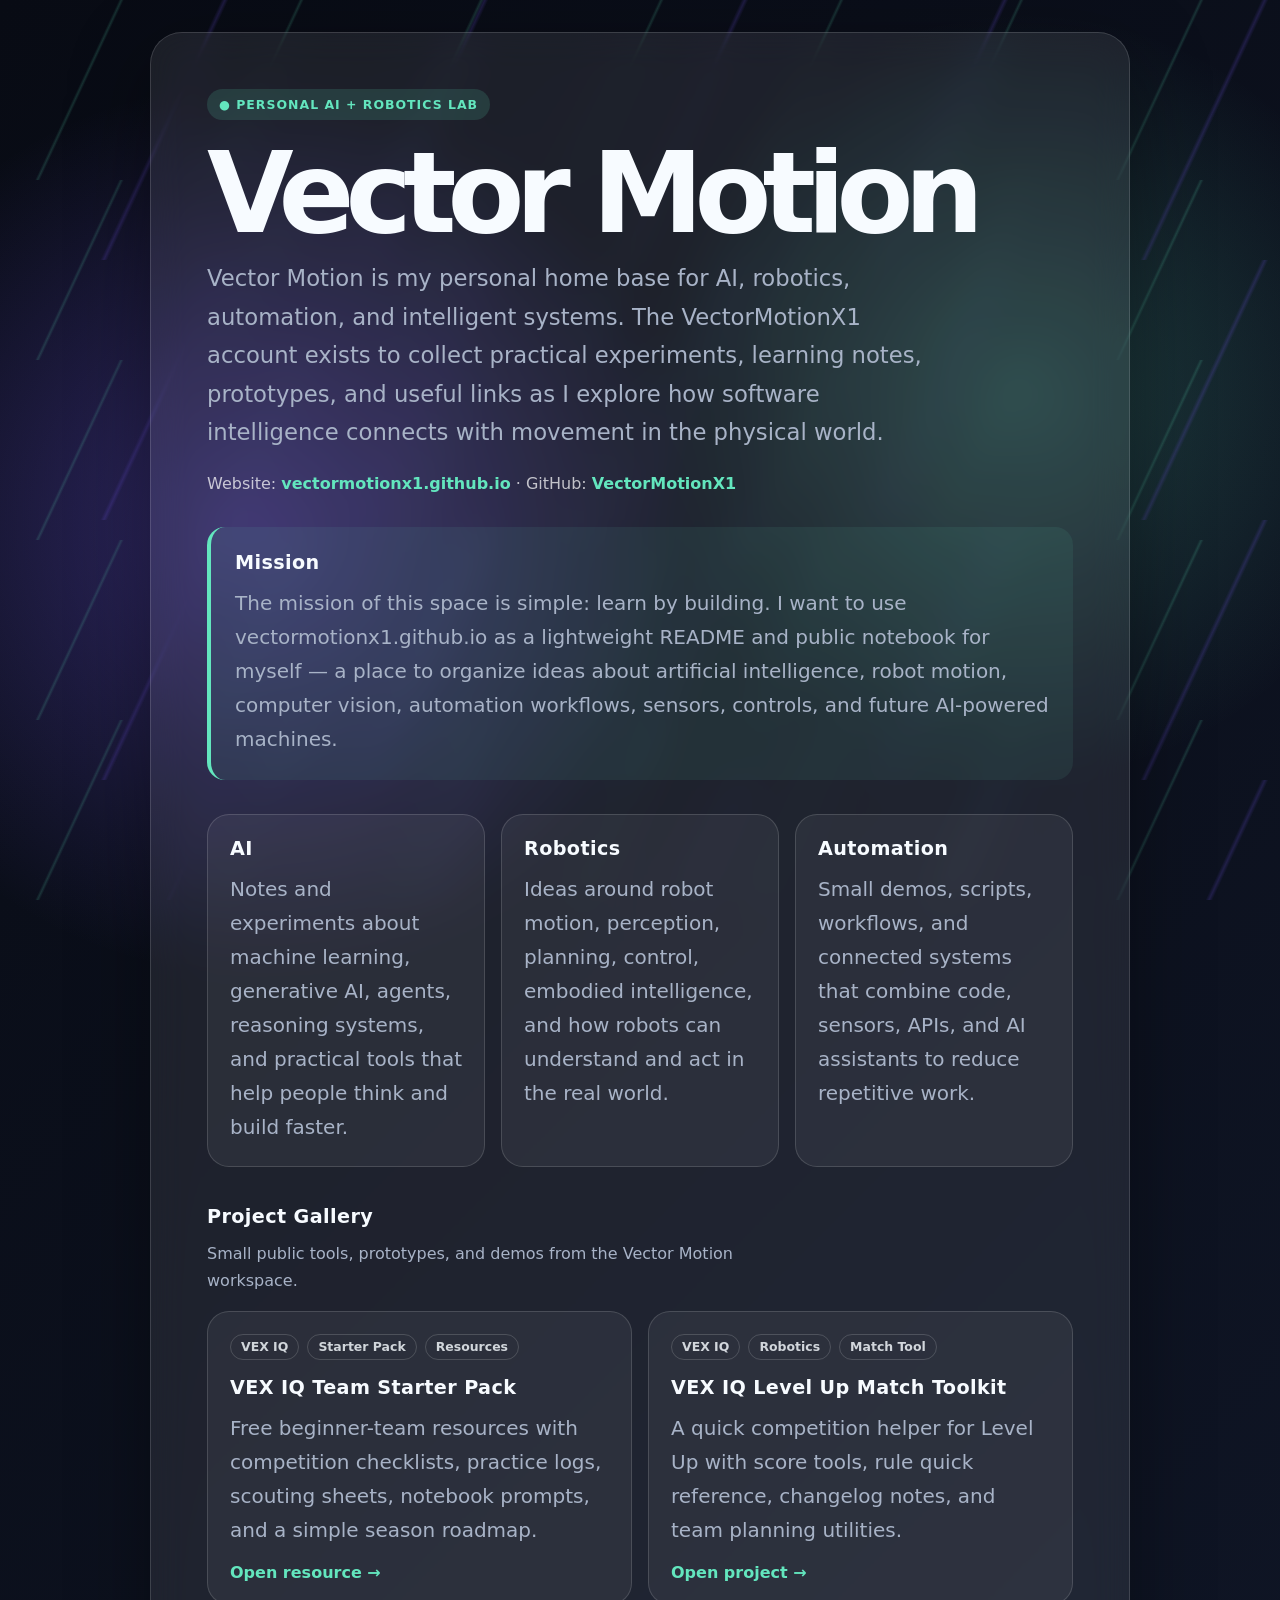
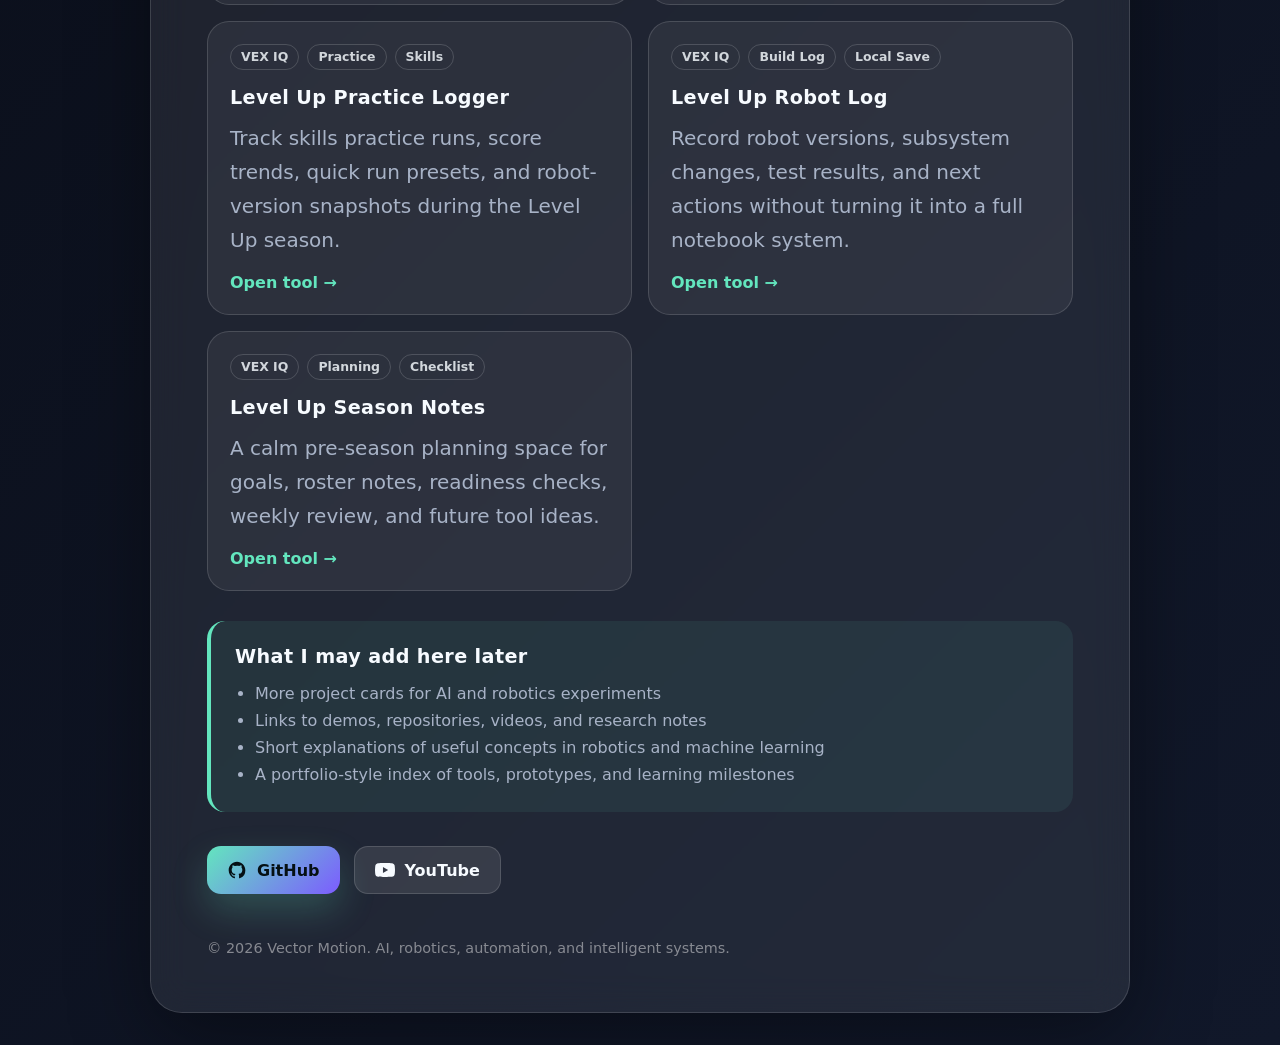
<file: index.html>
<!doctype html>
<html lang="en">
<head>
  <meta charset="utf-8" />
  <meta name="viewport" content="width=device-width, initial-scale=1" />
  <title>Vector Motion | AI, Robotics, Automation & Intelligent Systems</title>
  <meta name="description" content="Vector Motion is a personal AI and robotics lab account for collecting ideas, experiments, notes, demos, and projects about artificial intelligence, robotics, automation, computer vision, and intelligent motion." />
  <meta name="keywords" content="Vector Motion, AI, artificial intelligence, robotics, automation, intelligent systems, robot motion, computer vision, machine learning, GitHub Pages, personal lab" />
  <meta name="author" content="VectorMotionX1" />
  <meta name="robots" content="index, follow" />
  <link rel="canonical" href="https://vectormotionx1.github.io/" />

  <meta property="og:type" content="website" />
  <meta property="og:title" content="Vector Motion | AI and Robotics Notes" />
  <meta property="og:description" content="A personal space for AI, robotics, automation, and intelligent systems experiments." />
  <meta property="og:url" content="https://vectormotionx1.github.io/" />
  <meta name="twitter:card" content="summary" />

  <script type="application/ld+json">
  {
    "@context": "https://schema.org",
    "@type": "WebSite",
    "name": "Vector Motion",
    "url": "https://vectormotionx1.github.io/",
    "description": "A personal AI and robotics lab for notes, experiments, demos, and intelligent systems projects.",
    "keywords": ["AI", "robotics", "automation", "machine learning", "computer vision", "intelligent systems"]
  }
  </script>

  <style>
    :root {
      color-scheme: dark;
      --bg: #080b14;
      --card: rgba(255, 255, 255, 0.08);
      --text: #f7fbff;
      --muted: #a8b3c7;
      --accent: #63e6be;
      --accent-2: #7c5cff;
      --line: rgba(255, 255, 255, 0.14);
    }

    * { box-sizing: border-box; }

    body {
      margin: 0;
      min-height: 100vh;
      font-family: Inter, ui-sans-serif, system-ui, -apple-system, BlinkMacSystemFont, "Segoe UI", sans-serif;
      background:
        radial-gradient(circle at 20% 20%, rgba(124, 92, 255, 0.35), transparent 28rem),
        radial-gradient(circle at 80% 15%, rgba(99, 230, 190, 0.22), transparent 24rem),
        linear-gradient(135deg, #080b14 0%, #11182a 100%);
      color: var(--text);
      display: grid;
      place-items: center;
      padding: 32px 16px;
    }

    .motion-lines {
      position: fixed;
      inset: 0;
      pointer-events: none;
      opacity: 0.3;
      background-image:
        linear-gradient(115deg, transparent 0 45%, rgba(99, 230, 190, 0.55) 46%, transparent 47% 100%),
        linear-gradient(115deg, transparent 0 58%, rgba(124, 92, 255, 0.6) 59%, transparent 60% 100%);
      background-size: 180px 180px, 260px 260px;
      animation: drift 16s linear infinite;
    }

    @keyframes drift {
      from { transform: translate3d(-80px, -80px, 0); }
      to { transform: translate3d(80px, 80px, 0); }
    }

    main {
      width: min(980px, 100%);
      padding: 56px;
      border: 1px solid var(--line);
      border-radius: 32px;
      background: var(--card);
      box-shadow: 0 24px 80px rgba(0, 0, 0, 0.38);
      backdrop-filter: blur(18px);
      position: relative;
      z-index: 1;
    }

    .badge {
      display: inline-flex;
      gap: 8px;
      align-items: center;
      padding: 8px 12px;
      border-radius: 999px;
      background: rgba(99, 230, 190, 0.14);
      color: var(--accent);
      font-weight: 700;
      letter-spacing: 0.08em;
      text-transform: uppercase;
      font-size: 0.78rem;
    }

    h1 {
      margin: 22px 0 14px;
      font-size: clamp(3rem, 9vw, 7rem);
      line-height: 0.92;
      letter-spacing: -0.08em;
    }

    h2 {
      margin: 0 0 12px;
      font-size: 1.2rem;
      letter-spacing: 0.02em;
    }

    p {
      margin: 0;
      color: var(--muted);
      font-size: clamp(1.02rem, 1.8vw, 1.25rem);
      line-height: 1.7;
    }

    .lead {
      max-width: 720px;
      font-size: clamp(1.12rem, 2vw, 1.42rem);
    }

    .identity {
      margin-top: 18px;
      font-size: 1rem;
      color: rgba(255, 255, 255, 0.72);
    }

    .identity strong {
      color: var(--accent);
    }

    .grid {
      display: grid;
      grid-template-columns: repeat(3, 1fr);
      gap: 16px;
      margin-top: 34px;
    }

    .card,
    .project-card {
      min-height: 170px;
      padding: 22px;
      border: 1px solid var(--line);
      border-radius: 22px;
      background: rgba(255, 255, 255, 0.06);
    }

    .section-header {
      display: flex;
      align-items: end;
      justify-content: space-between;
      gap: 18px;
      margin-top: 38px;
      margin-bottom: 16px;
    }

    .section-header p {
      max-width: 560px;
      font-size: 1rem;
    }

    .projects {
      display: grid;
      grid-template-columns: repeat(2, minmax(0, 1fr));
      gap: 16px;
    }

    .project-card {
      display: grid;
      gap: 16px;
      min-height: 230px;
      transition: transform 160ms ease, border-color 160ms ease, background 160ms ease;
    }

    .project-card:hover,
    .project-card:focus-visible {
      transform: translateY(-3px);
      border-color: rgba(99, 230, 190, 0.58);
      background: rgba(255, 255, 255, 0.09);
      outline: none;
    }

    .project-meta {
      display: flex;
      flex-wrap: wrap;
      gap: 8px;
      align-self: start;
    }

    .tag {
      display: inline-flex;
      align-items: center;
      min-height: 26px;
      padding: 0 10px;
      border: 1px solid rgba(255, 255, 255, 0.16);
      border-radius: 999px;
      color: rgba(247, 251, 255, 0.82);
      font-size: 0.78rem;
      font-weight: 700;
    }

    .project-link {
      color: var(--accent);
      font-weight: 800;
    }

    ul {
      margin: 10px 0 0;
      padding-left: 20px;
      color: var(--muted);
      line-height: 1.7;
    }

    .mission {
      margin-top: 30px;
      padding: 24px;
      border-left: 4px solid var(--accent);
      border-radius: 18px;
      background: rgba(99, 230, 190, 0.08);
    }

    .actions {
      display: flex;
      flex-wrap: wrap;
      gap: 14px;
      margin-top: 34px;
    }

    a {
      color: inherit;
      text-decoration: none;
    }

    .button {
      display: inline-flex;
      align-items: center;
      justify-content: center;
      gap: 10px;
      min-height: 48px;
      padding: 0 20px;
      border-radius: 14px;
      font-weight: 800;
      background: linear-gradient(135deg, var(--accent), var(--accent-2));
      color: #051014;
      box-shadow: 0 16px 36px rgba(99, 230, 190, 0.22);
    }

    .button.secondary {
      background: rgba(255, 255, 255, 0.1);
      color: var(--text);
      box-shadow: none;
      border: 1px solid var(--line);
    }

    .button svg {
      width: 20px;
      height: 20px;
      flex: 0 0 auto;
    }

    footer {
      margin-top: 46px;
      color: rgba(255, 255, 255, 0.46);
      font-size: 0.9rem;
    }

    @media (max-width: 800px) {
      main { padding: 34px 24px; border-radius: 24px; }
      .grid { grid-template-columns: 1fr; }
      .section-header { display: grid; }
      .projects { grid-template-columns: 1fr; }
      .actions { flex-direction: column; }
      .button { width: 100%; }
    }
  </style>
</head>
<body>
  <div class="motion-lines" aria-hidden="true"></div>
  <main>
    <span class="badge">● Personal AI + Robotics Lab</span>
    <h1>Vector Motion</h1>
    <p class="lead">
      Vector Motion is my personal home base for AI, robotics, automation, and intelligent systems. The VectorMotionX1 account exists to collect practical experiments, learning notes, prototypes, and useful links as I explore how software intelligence connects with movement in the physical world.
    </p>
    <p class="identity">
      Website: <strong>vectormotionx1.github.io</strong> · GitHub: <strong>VectorMotionX1</strong>
    </p>

    <section class="mission" aria-labelledby="mission-title">
      <h2 id="mission-title">Mission</h2>
      <p>
        The mission of this space is simple: learn by building. I want to use vectormotionx1.github.io as a lightweight README and public notebook for myself — a place to organize ideas about artificial intelligence, robot motion, computer vision, automation workflows, sensors, controls, and future AI-powered machines.
      </p>
    </section>

    <section class="grid" aria-label="Focus areas">
      <article class="card">
        <h2>AI</h2>
        <p>Notes and experiments about machine learning, generative AI, agents, reasoning systems, and practical tools that help people think and build faster.</p>
      </article>
      <article class="card">
        <h2>Robotics</h2>
        <p>Ideas around robot motion, perception, planning, control, embodied intelligence, and how robots can understand and act in the real world.</p>
      </article>
      <article class="card">
        <h2>Automation</h2>
        <p>Small demos, scripts, workflows, and connected systems that combine code, sensors, APIs, and AI assistants to reduce repetitive work.</p>
      </article>
    </section>

    <section aria-labelledby="projects-title">
      <div class="section-header">
        <div>
          <h2 id="projects-title">Project Gallery</h2>
          <p>Small public tools, prototypes, and demos from the Vector Motion workspace.</p>
        </div>
      </div>

      <div class="projects">
        <a class="project-card" href="https://vectormotionx1.github.io/iq/" aria-label="Open VEX IQ Team Starter Pack">
          <div class="project-meta">
            <span class="tag">VEX IQ</span>
            <span class="tag">Starter Pack</span>
            <span class="tag">Resources</span>
          </div>
          <div>
            <h2>VEX IQ Team Starter Pack</h2>
            <p>Free beginner-team resources with competition checklists, practice logs, scouting sheets, notebook prompts, and a simple season roadmap.</p>
          </div>
          <span class="project-link">Open resource →</span>
        </a>

        <a class="project-card" href="https://vectormotionx1.github.io/level-up-toolkit/" aria-label="Open VEX IQ Level Up Match Toolkit">
          <div class="project-meta">
            <span class="tag">VEX IQ</span>
            <span class="tag">Robotics</span>
            <span class="tag">Match Tool</span>
          </div>
          <div>
            <h2>VEX IQ Level Up Match Toolkit</h2>
            <p>A quick competition helper for Level Up with score tools, rule quick reference, changelog notes, and team planning utilities.</p>
          </div>
          <span class="project-link">Open project →</span>
        </a>

        <a class="project-card" href="/tools/practice-logger/" aria-label="Open Level Up Practice Logger">
          <div class="project-meta">
            <span class="tag">VEX IQ</span>
            <span class="tag">Practice</span>
            <span class="tag">Skills</span>
          </div>
          <div>
            <h2>Level Up Practice Logger</h2>
            <p>Track skills practice runs, score trends, quick run presets, and robot-version snapshots during the Level Up season.</p>
          </div>
          <span class="project-link">Open tool →</span>
        </a>

        <a class="project-card" href="/tools/robot-log/" aria-label="Open Level Up Robot Log">
          <div class="project-meta">
            <span class="tag">VEX IQ</span>
            <span class="tag">Build Log</span>
            <span class="tag">Local Save</span>
          </div>
          <div>
            <h2>Level Up Robot Log</h2>
            <p>Record robot versions, subsystem changes, test results, and next actions without turning it into a full notebook system.</p>
          </div>
          <span class="project-link">Open tool →</span>
        </a>

        <a class="project-card" href="/tools/season-notes/" aria-label="Open Level Up Season Notes">
          <div class="project-meta">
            <span class="tag">VEX IQ</span>
            <span class="tag">Planning</span>
            <span class="tag">Checklist</span>
          </div>
          <div>
            <h2>Level Up Season Notes</h2>
            <p>A calm pre-season planning space for goals, roster notes, readiness checks, weekly review, and future tool ideas.</p>
          </div>
          <span class="project-link">Open tool →</span>
        </a>
      </div>
    </section>

    <section class="mission" aria-labelledby="future-title">
      <h2 id="future-title">What I may add here later</h2>
      <ul>
        <li>More project cards for AI and robotics experiments</li>
        <li>Links to demos, repositories, videos, and research notes</li>
        <li>Short explanations of useful concepts in robotics and machine learning</li>
        <li>A portfolio-style index of tools, prototypes, and learning milestones</li>
      </ul>
    </section>

    <div class="actions">
      <a class="button" href="https://github.com/VectorMotionX1" target="_blank" rel="noreferrer" aria-label="Open VectorMotionX1 on GitHub">
        <svg aria-hidden="true" viewBox="0 0 24 24" fill="currentColor">
          <path d="M12 2C6.48 2 2 6.58 2 12.25c0 4.53 2.87 8.37 6.84 9.73.5.09.68-.22.68-.49 0-.24-.01-.88-.01-1.73-2.78.62-3.37-1.37-3.37-1.37-.45-1.18-1.11-1.5-1.11-1.5-.91-.64.07-.63.07-.63 1 .07 1.53 1.06 1.53 1.06.9 1.57 2.35 1.12 2.93.86.09-.67.35-1.12.63-1.38-2.22-.26-4.56-1.14-4.56-5.06 0-1.12.39-2.03 1.03-2.75-.1-.26-.45-1.3.1-2.71 0 0 .84-.28 2.75 1.05A9.35 9.35 0 0 1 12 7c.85 0 1.7.12 2.5.34 1.9-1.33 2.74-1.05 2.74-1.05.55 1.41.2 2.45.1 2.71.64.72 1.03 1.63 1.03 2.75 0 3.93-2.34 4.79-4.57 5.04.36.32.68.94.68 1.9 0 1.37-.01 2.47-.01 2.8 0 .27.18.59.69.49A10.14 10.14 0 0 0 22 12.25C22 6.58 17.52 2 12 2Z" />
        </svg>
        GitHub
      </a>
      <a class="button secondary" href="https://www.youtube.com/@VectorMotionX1/videos" target="_blank" rel="noreferrer" aria-label="Open VectorMotionX1 videos on YouTube">
        <svg aria-hidden="true" viewBox="0 0 24 24" fill="currentColor">
          <path d="M23.5 6.2a3.02 3.02 0 0 0-2.13-2.14C19.49 3.55 12 3.55 12 3.55s-7.49 0-9.37.51A3.02 3.02 0 0 0 .5 6.2 31.5 31.5 0 0 0 0 12a31.5 31.5 0 0 0 .5 5.8 3.02 3.02 0 0 0 2.13 2.14c1.88.51 9.37.51 9.37.51s7.49 0 9.37-.51a3.02 3.02 0 0 0 2.13-2.14A31.5 31.5 0 0 0 24 12a31.5 31.5 0 0 0-.5-5.8ZM9.55 15.6V8.4L15.82 12l-6.27 3.6Z" />
        </svg>
        YouTube
      </a>
    </div>
    <footer>© <span id="year"></span> Vector Motion. AI, robotics, automation, and intelligent systems.</footer>
  </main>
  <script>
    document.getElementById('year').textContent = new Date().getFullYear();
  </script>
</body>
</html>
</file>
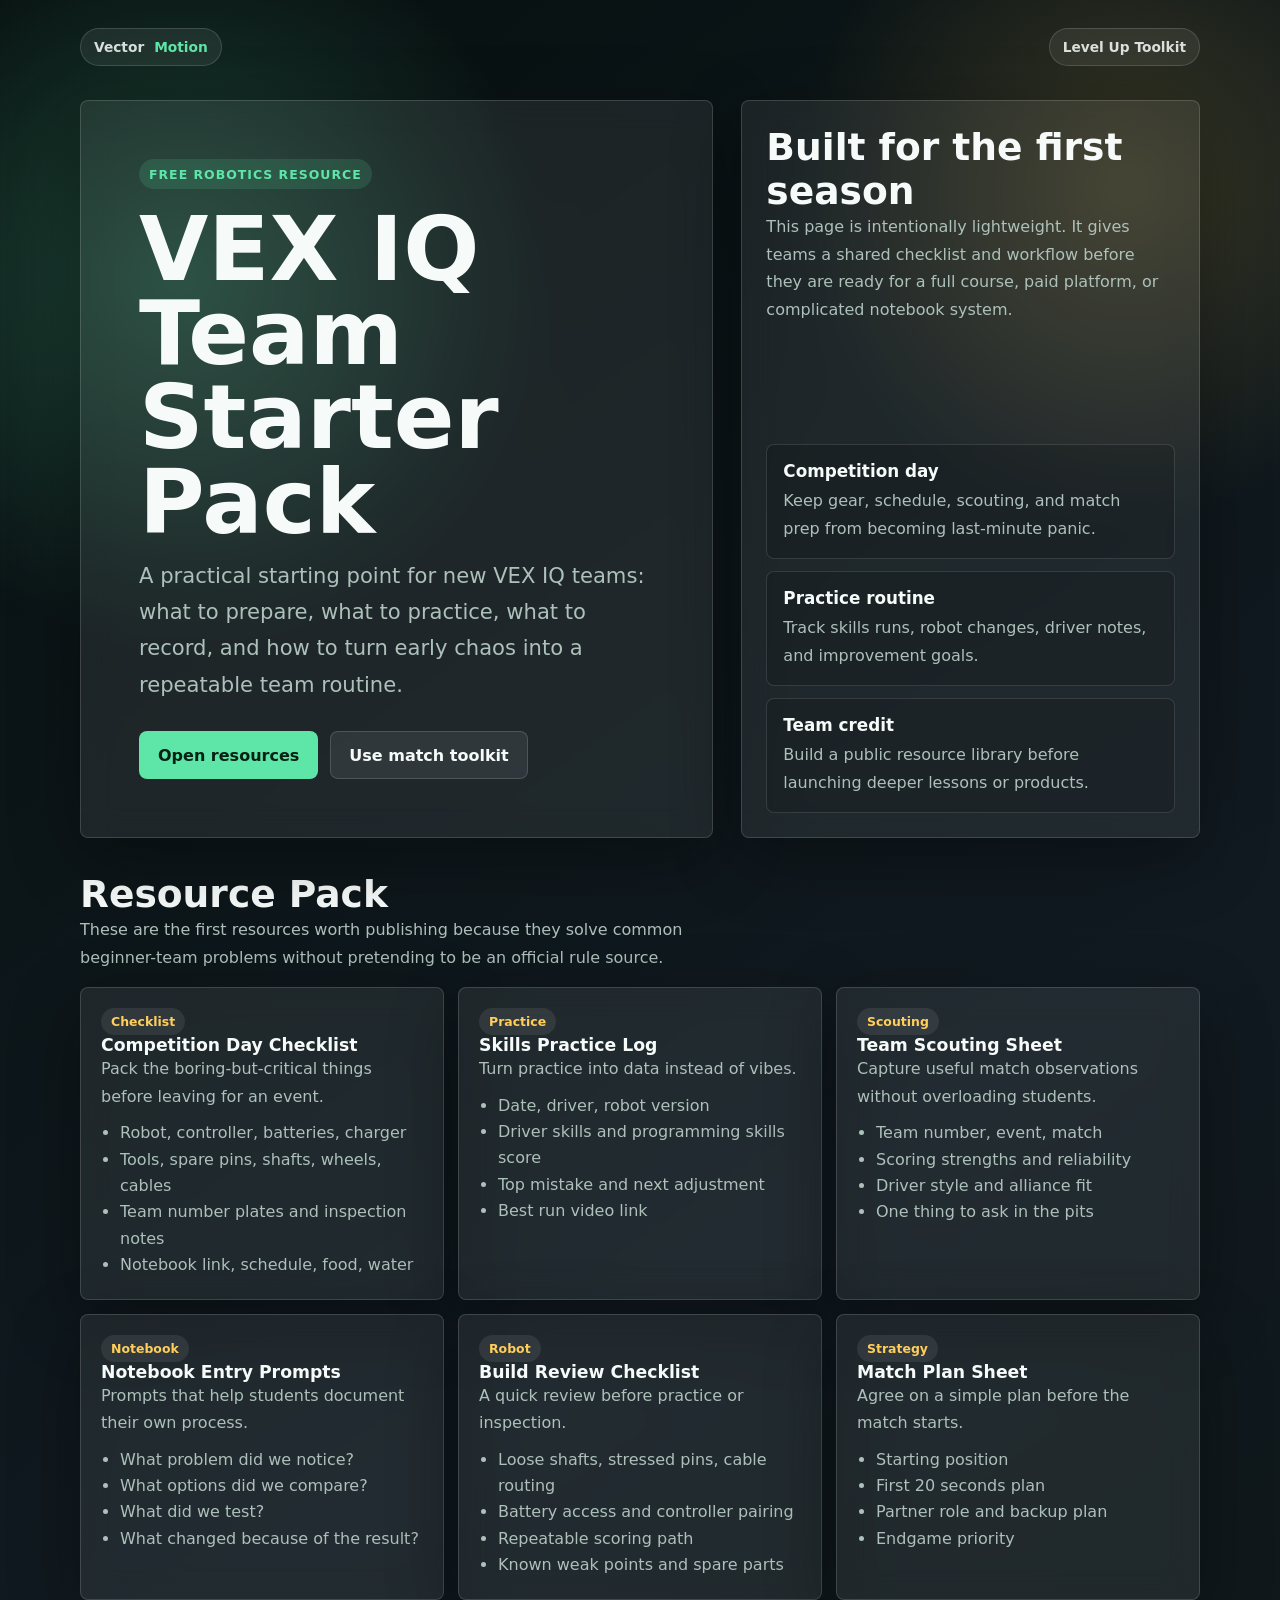
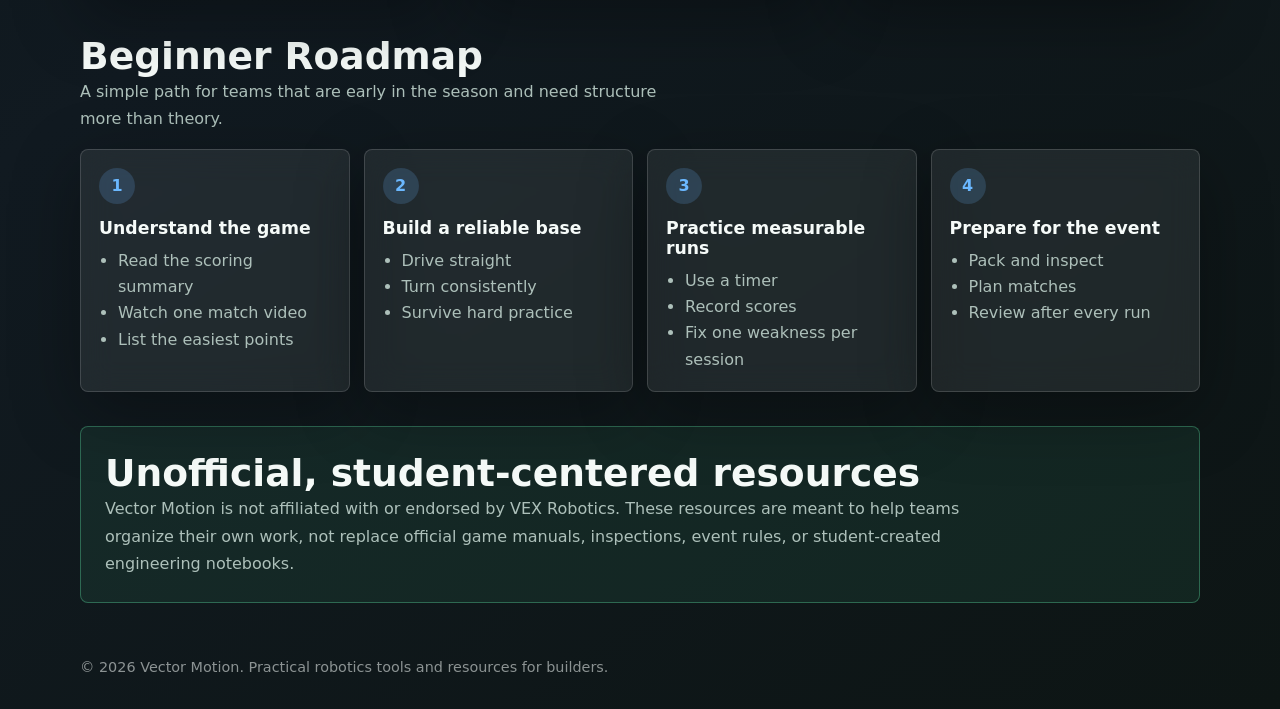
<file: iq/index.html>
<!doctype html>
<html lang="en">
<head>
  <meta charset="utf-8" />
  <meta name="viewport" content="width=device-width, initial-scale=1" />
  <title>VEX IQ Team Starter Pack | Vector Motion</title>
  <meta name="description" content="A practical starter pack for new VEX IQ teams: competition checklist, practice log, scouting sheet, notebook prompts, and a beginner roadmap." />
  <meta name="author" content="VectorMotionX1" />
  <meta name="robots" content="index, follow" />
  <link rel="canonical" href="https://vectormotionx1.github.io/iq/" />

  <meta property="og:type" content="website" />
  <meta property="og:title" content="VEX IQ Team Starter Pack | Vector Motion" />
  <meta property="og:description" content="Free practical resources for new VEX IQ teams: checklists, logs, scouting sheets, and learning roadmap." />
  <meta property="og:url" content="https://vectormotionx1.github.io/iq/" />
  <meta name="twitter:card" content="summary" />

  <style>
    :root {
      color-scheme: dark;
      --bg: #07100f;
      --surface: rgba(255, 255, 255, 0.075);
      --surface-strong: rgba(255, 255, 255, 0.11);
      --text: #f6fbf9;
      --muted: #adc0ba;
      --accent: #5ee6a8;
      --accent-2: #ffcf5a;
      --accent-3: #6bb8ff;
      --line: rgba(255, 255, 255, 0.15);
      --shadow: rgba(0, 0, 0, 0.32);
    }

    * { box-sizing: border-box; }

    html { scroll-behavior: smooth; }

    body {
      margin: 0;
      min-height: 100vh;
      font-family: Inter, ui-sans-serif, system-ui, -apple-system, BlinkMacSystemFont, "Segoe UI", sans-serif;
      background:
        radial-gradient(circle at 14% 12%, rgba(94, 230, 168, 0.24), transparent 23rem),
        radial-gradient(circle at 88% 8%, rgba(255, 207, 90, 0.18), transparent 21rem),
        linear-gradient(145deg, #07100f 0%, #111a21 55%, #0d1514 100%);
      color: var(--text);
      padding: 28px 16px;
    }

    a {
      color: inherit;
      text-decoration: none;
    }

    .wrap {
      width: min(1120px, 100%);
      margin: 0 auto;
    }

    .topbar {
      display: flex;
      align-items: center;
      justify-content: space-between;
      gap: 16px;
      margin-bottom: 34px;
    }

    .brand,
    .pill {
      display: inline-flex;
      align-items: center;
      gap: 10px;
      min-height: 38px;
      padding: 0 13px;
      border: 1px solid var(--line);
      border-radius: 999px;
      background: rgba(255, 255, 255, 0.07);
      color: rgba(246, 251, 249, 0.86);
      font-weight: 800;
      font-size: 0.86rem;
    }

    .brand span {
      color: var(--accent);
    }

    .hero {
      display: grid;
      grid-template-columns: minmax(0, 1.16fr) minmax(320px, 0.84fr);
      gap: 28px;
      align-items: stretch;
    }

    .hero-copy,
    .panel,
    .resource-card,
    .timeline-card {
      border: 1px solid var(--line);
      border-radius: 8px;
      background: var(--surface);
      box-shadow: 0 20px 70px var(--shadow);
      backdrop-filter: blur(16px);
    }

    .hero-copy {
      padding: clamp(28px, 5vw, 58px);
    }

    .eyebrow {
      display: inline-flex;
      align-items: center;
      min-height: 30px;
      padding: 0 10px;
      border-radius: 999px;
      background: rgba(94, 230, 168, 0.14);
      color: var(--accent);
      font-size: 0.78rem;
      font-weight: 900;
      letter-spacing: 0.08em;
      text-transform: uppercase;
    }

    h1 {
      margin: 18px 0 14px;
      max-width: 760px;
      font-size: clamp(2.8rem, 7vw, 6.5rem);
      line-height: 0.94;
      letter-spacing: 0;
    }

    h2 {
      margin: 0;
      font-size: clamp(1.55rem, 3vw, 2.35rem);
      letter-spacing: 0;
    }

    h3 {
      margin: 0;
      font-size: 1.08rem;
      letter-spacing: 0;
    }

    p {
      margin: 0;
      color: var(--muted);
      line-height: 1.72;
      font-size: 1rem;
    }

    .lead {
      max-width: 720px;
      font-size: clamp(1.1rem, 2vw, 1.32rem);
    }

    .actions {
      display: flex;
      flex-wrap: wrap;
      gap: 12px;
      margin-top: 28px;
    }

    .button {
      display: inline-flex;
      align-items: center;
      justify-content: center;
      min-height: 48px;
      padding: 0 18px;
      border-radius: 8px;
      border: 1px solid transparent;
      background: var(--accent);
      color: #062014;
      font-weight: 900;
    }

    .button.secondary {
      background: rgba(255, 255, 255, 0.08);
      border-color: var(--line);
      color: var(--text);
    }

    .panel {
      padding: 24px;
      display: grid;
      align-content: space-between;
      gap: 24px;
      min-height: 100%;
    }

    .stat-grid {
      display: grid;
      gap: 12px;
    }

    .stat {
      padding: 16px;
      border: 1px solid rgba(255, 255, 255, 0.12);
      border-radius: 8px;
      background: rgba(0, 0, 0, 0.14);
    }

    .stat strong {
      display: block;
      margin-bottom: 6px;
      color: var(--text);
      font-size: 1.05rem;
    }

    .section {
      margin-top: 34px;
    }

    .section-head {
      display: flex;
      align-items: end;
      justify-content: space-between;
      gap: 20px;
      margin-bottom: 16px;
    }

    .section-head p {
      max-width: 620px;
    }

    .resources {
      display: grid;
      grid-template-columns: repeat(3, minmax(0, 1fr));
      gap: 14px;
    }

    .resource-card {
      min-height: 245px;
      padding: 20px;
      display: grid;
      align-content: space-between;
      gap: 18px;
    }

    .resource-card strong {
      display: inline-flex;
      align-items: center;
      min-height: 27px;
      padding: 0 10px;
      border-radius: 999px;
      background: rgba(255, 255, 255, 0.08);
      color: var(--accent-2);
      font-size: 0.78rem;
      width: fit-content;
    }

    .resource-card ul,
    .timeline-card ul {
      margin: 10px 0 0;
      padding-left: 19px;
      color: var(--muted);
      line-height: 1.65;
    }

    .timeline {
      display: grid;
      grid-template-columns: repeat(4, minmax(0, 1fr));
      gap: 14px;
    }

    .timeline-card {
      padding: 18px;
      min-height: 230px;
    }

    .timeline-card .step {
      display: inline-flex;
      align-items: center;
      justify-content: center;
      width: 36px;
      height: 36px;
      margin-bottom: 14px;
      border-radius: 999px;
      background: rgba(107, 184, 255, 0.18);
      color: var(--accent-3);
      font-weight: 900;
    }

    .callout {
      margin-top: 34px;
      padding: 24px;
      border: 1px solid rgba(94, 230, 168, 0.34);
      border-radius: 8px;
      background: rgba(94, 230, 168, 0.08);
    }

    .callout p {
      max-width: 890px;
    }

    footer {
      margin-top: 36px;
      padding: 20px 0 6px;
      color: rgba(246, 251, 249, 0.54);
      font-size: 0.9rem;
    }

    @media (max-width: 920px) {
      .hero,
      .resources,
      .timeline {
        grid-template-columns: 1fr;
      }

      .topbar,
      .section-head {
        align-items: start;
        flex-direction: column;
      }

      .actions {
        flex-direction: column;
      }

      .button {
        width: 100%;
      }
    }
  </style>
</head>
<body>
  <div class="wrap">
    <nav class="topbar" aria-label="Site navigation">
      <a class="brand" href="/">Vector <span>Motion</span></a>
      <a class="pill" href="/level-up-toolkit/">Level Up Toolkit</a>
    </nav>

    <header class="hero">
      <div class="hero-copy">
        <span class="eyebrow">Free Robotics Resource</span>
        <h1>VEX IQ Team Starter Pack</h1>
        <p class="lead">
          A practical starting point for new VEX IQ teams: what to prepare, what to practice, what to record, and how to turn early chaos into a repeatable team routine.
        </p>
        <div class="actions">
          <a class="button" href="#resources">Open resources</a>
          <a class="button secondary" href="https://vectormotionx1.github.io/level-up-toolkit/">Use match toolkit</a>
        </div>
      </div>

      <aside class="panel" aria-label="Starter pack summary">
        <div>
          <h2>Built for the first season</h2>
          <p>
            This page is intentionally lightweight. It gives teams a shared checklist and workflow before they are ready for a full course, paid platform, or complicated notebook system.
          </p>
        </div>
        <div class="stat-grid">
          <div class="stat">
            <strong>Competition day</strong>
            <p>Keep gear, schedule, scouting, and match prep from becoming last-minute panic.</p>
          </div>
          <div class="stat">
            <strong>Practice routine</strong>
            <p>Track skills runs, robot changes, driver notes, and improvement goals.</p>
          </div>
          <div class="stat">
            <strong>Team credit</strong>
            <p>Build a public resource library before launching deeper lessons or products.</p>
          </div>
        </div>
      </aside>
    </header>

    <main>
      <section class="section" id="resources" aria-labelledby="resources-title">
        <div class="section-head">
          <div>
            <h2 id="resources-title">Resource Pack</h2>
            <p>These are the first resources worth publishing because they solve common beginner-team problems without pretending to be an official rule source.</p>
          </div>
        </div>

        <div class="resources">
          <article class="resource-card">
            <div>
              <strong>Checklist</strong>
              <h3>Competition Day Checklist</h3>
              <p>Pack the boring-but-critical things before leaving for an event.</p>
              <ul>
                <li>Robot, controller, batteries, charger</li>
                <li>Tools, spare pins, shafts, wheels, cables</li>
                <li>Team number plates and inspection notes</li>
                <li>Notebook link, schedule, food, water</li>
              </ul>
            </div>
          </article>

          <article class="resource-card">
            <div>
              <strong>Practice</strong>
              <h3>Skills Practice Log</h3>
              <p>Turn practice into data instead of vibes.</p>
              <ul>
                <li>Date, driver, robot version</li>
                <li>Driver skills and programming skills score</li>
                <li>Top mistake and next adjustment</li>
                <li>Best run video link</li>
              </ul>
            </div>
          </article>

          <article class="resource-card">
            <div>
              <strong>Scouting</strong>
              <h3>Team Scouting Sheet</h3>
              <p>Capture useful match observations without overloading students.</p>
              <ul>
                <li>Team number, event, match</li>
                <li>Scoring strengths and reliability</li>
                <li>Driver style and alliance fit</li>
                <li>One thing to ask in the pits</li>
              </ul>
            </div>
          </article>

          <article class="resource-card">
            <div>
              <strong>Notebook</strong>
              <h3>Notebook Entry Prompts</h3>
              <p>Prompts that help students document their own process.</p>
              <ul>
                <li>What problem did we notice?</li>
                <li>What options did we compare?</li>
                <li>What did we test?</li>
                <li>What changed because of the result?</li>
              </ul>
            </div>
          </article>

          <article class="resource-card">
            <div>
              <strong>Robot</strong>
              <h3>Build Review Checklist</h3>
              <p>A quick review before practice or inspection.</p>
              <ul>
                <li>Loose shafts, stressed pins, cable routing</li>
                <li>Battery access and controller pairing</li>
                <li>Repeatable scoring path</li>
                <li>Known weak points and spare parts</li>
              </ul>
            </div>
          </article>

          <article class="resource-card">
            <div>
              <strong>Strategy</strong>
              <h3>Match Plan Sheet</h3>
              <p>Agree on a simple plan before the match starts.</p>
              <ul>
                <li>Starting position</li>
                <li>First 20 seconds plan</li>
                <li>Partner role and backup plan</li>
                <li>Endgame priority</li>
              </ul>
            </div>
          </article>
        </div>
      </section>

      <section class="section" aria-labelledby="roadmap-title">
        <div class="section-head">
          <div>
            <h2 id="roadmap-title">Beginner Roadmap</h2>
            <p>A simple path for teams that are early in the season and need structure more than theory.</p>
          </div>
        </div>

        <div class="timeline">
          <article class="timeline-card">
            <span class="step">1</span>
            <h3>Understand the game</h3>
            <ul>
              <li>Read the scoring summary</li>
              <li>Watch one match video</li>
              <li>List the easiest points</li>
            </ul>
          </article>
          <article class="timeline-card">
            <span class="step">2</span>
            <h3>Build a reliable base</h3>
            <ul>
              <li>Drive straight</li>
              <li>Turn consistently</li>
              <li>Survive hard practice</li>
            </ul>
          </article>
          <article class="timeline-card">
            <span class="step">3</span>
            <h3>Practice measurable runs</h3>
            <ul>
              <li>Use a timer</li>
              <li>Record scores</li>
              <li>Fix one weakness per session</li>
            </ul>
          </article>
          <article class="timeline-card">
            <span class="step">4</span>
            <h3>Prepare for the event</h3>
            <ul>
              <li>Pack and inspect</li>
              <li>Plan matches</li>
              <li>Review after every run</li>
            </ul>
          </article>
        </div>
      </section>

      <section class="callout" aria-labelledby="unofficial-title">
        <h2 id="unofficial-title">Unofficial, student-centered resources</h2>
        <p>
          Vector Motion is not affiliated with or endorsed by VEX Robotics. These resources are meant to help teams organize their own work, not replace official game manuals, inspections, event rules, or student-created engineering notebooks.
        </p>
      </section>
    </main>

    <footer>
      © <span id="year"></span> Vector Motion. Practical robotics tools and resources for builders.
    </footer>
  </div>

  <script>
    document.getElementById('year').textContent = new Date().getFullYear();
  </script>
</body>
</html>
</file>
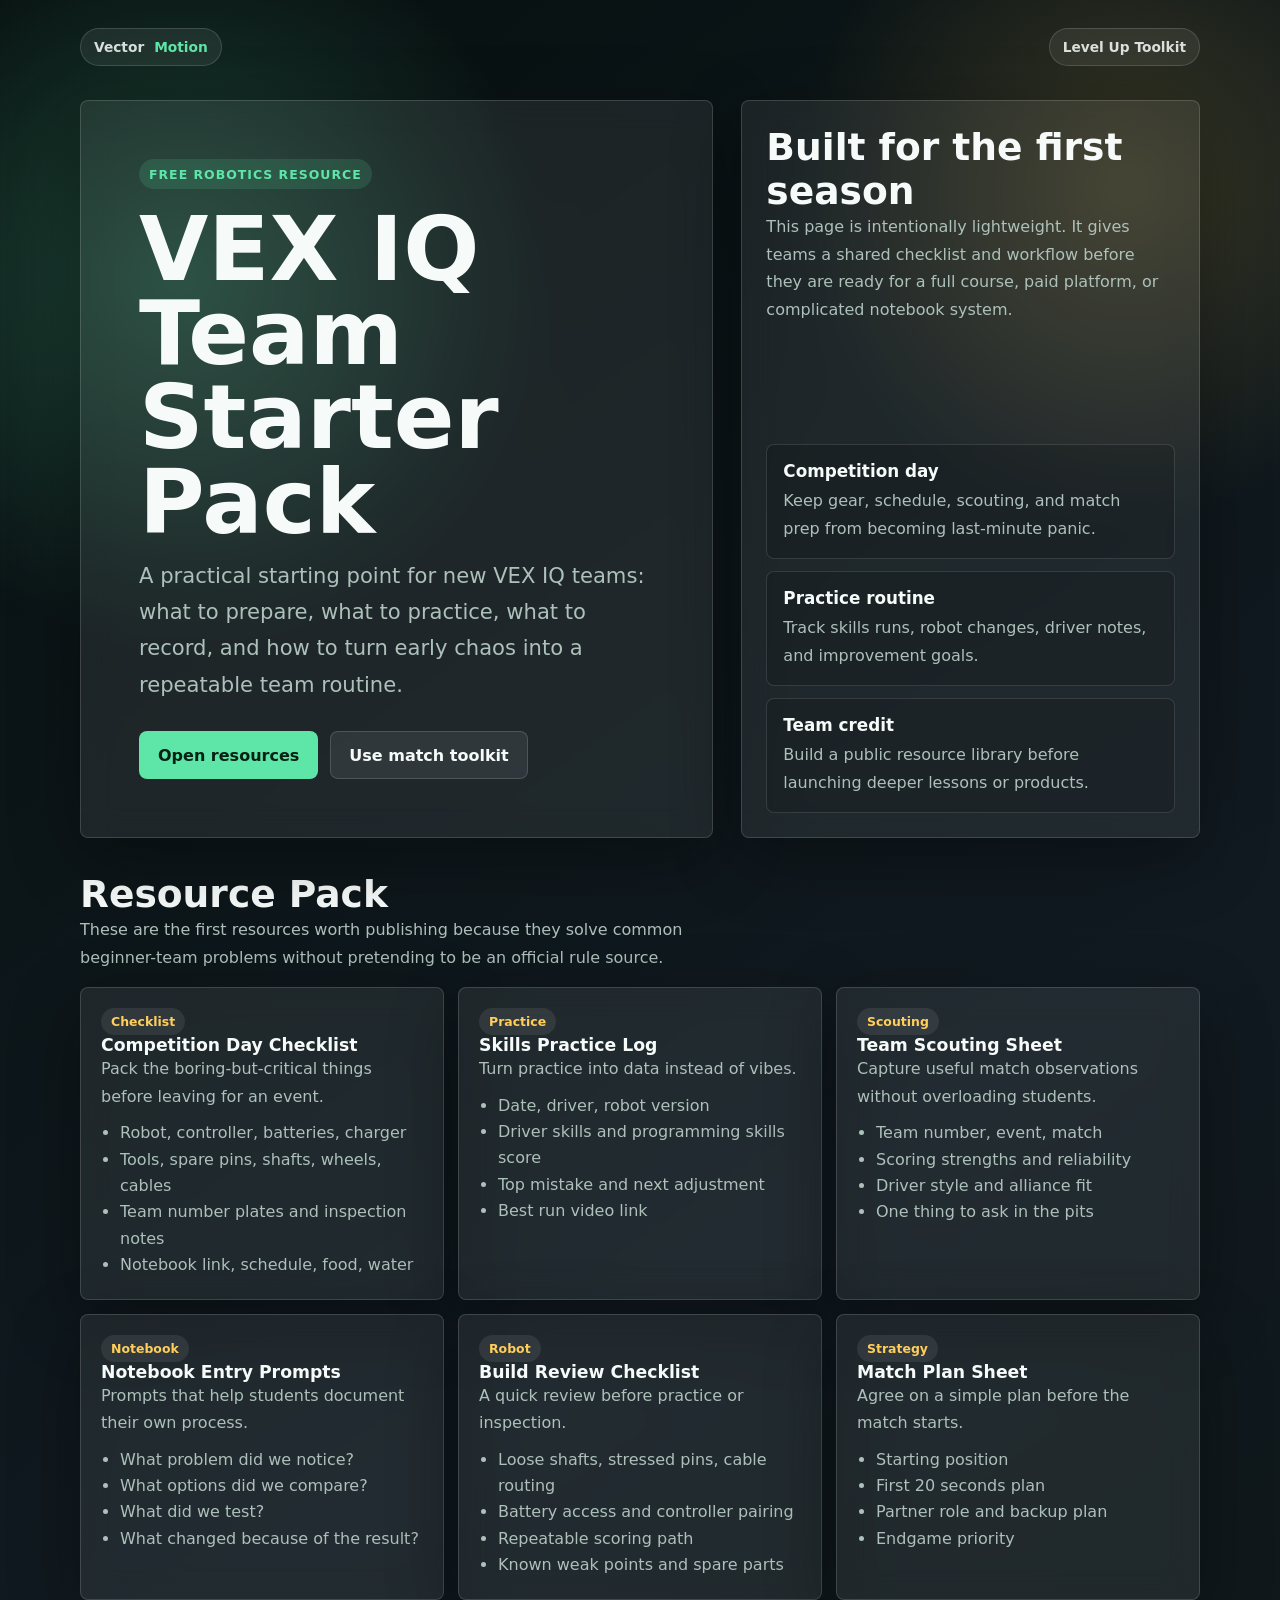
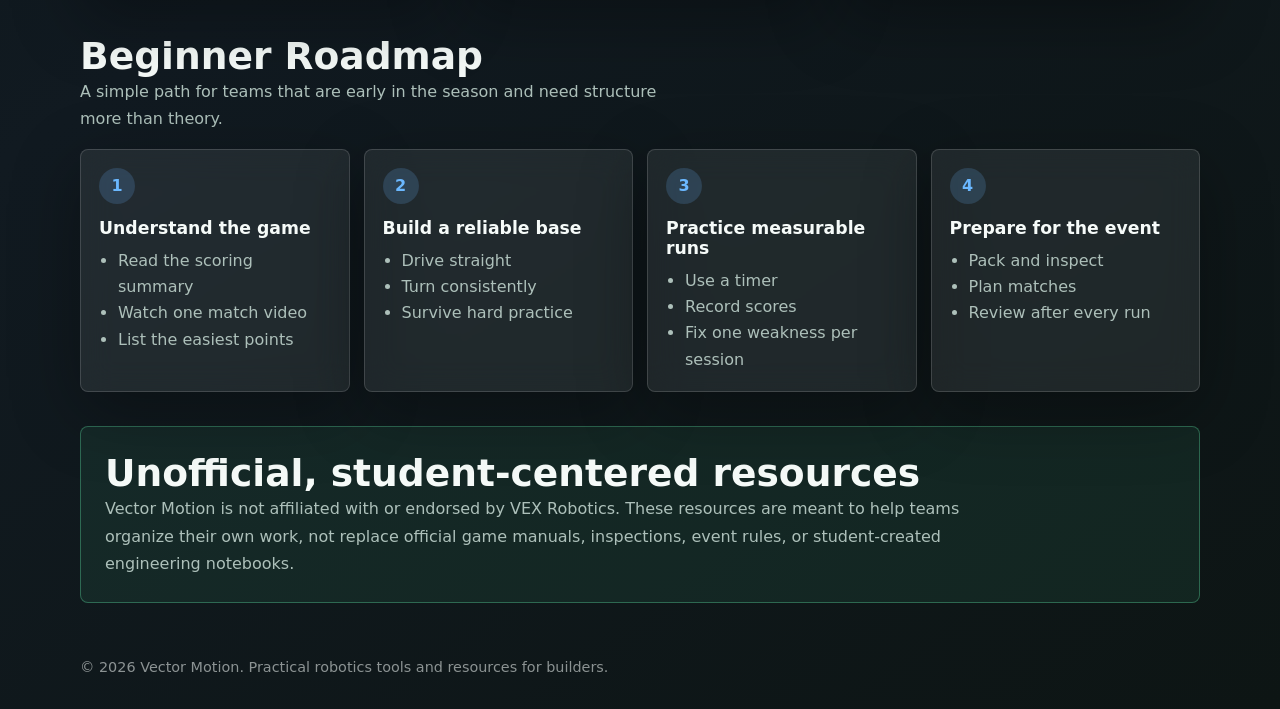
<file: vex-iq-starter-pack/index.html>
<!doctype html>
<html lang="en">
<head>
  <meta charset="utf-8" />
  <meta name="viewport" content="width=device-width, initial-scale=1" />
  <title>Redirecting to VEX IQ Team Starter Pack</title>
  <meta name="robots" content="noindex" />
  <link rel="canonical" href="https://vectormotionx1.github.io/iq/" />
  <meta http-equiv="refresh" content="0; url=/iq/" />
  <script>
    window.location.replace('/iq/');
  </script>
</head>
<body>
  <p>
    Redirecting to <a href="https://vectormotionx1.github.io/iq/">https://vectormotionx1.github.io/iq/</a>.
  </p>
</body>
</html>
</file>
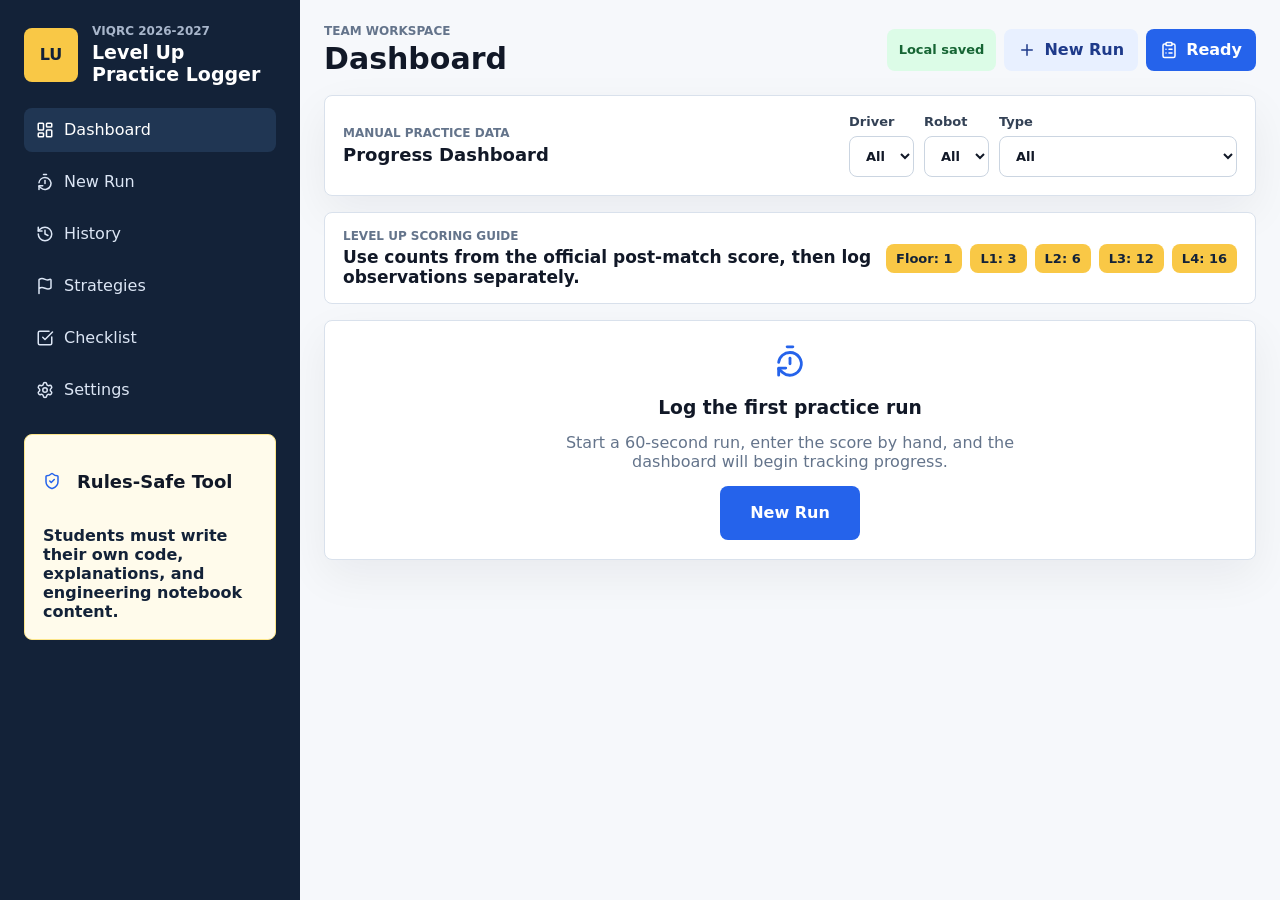
<file: tools/practice-logger/index.html>
<!doctype html>
<html lang="en">
  <head>
    <meta charset="UTF-8" />
    <link rel="icon" type="image/svg+xml" href="/tools/practice-logger/favicon.svg" />
    <meta name="viewport" content="width=device-width, initial-scale=1.0" />
    <title>Level Up Practice Logger</title>
    <script type="module" crossorigin src="/tools/practice-logger/assets/index-DXI5t8qN.js"></script>
    <link rel="stylesheet" crossorigin href="/tools/practice-logger/assets/index-1zqWPSuT.css">
  </head>
  <body>
    <div id="root"></div>
  </body>
</html>
</file>
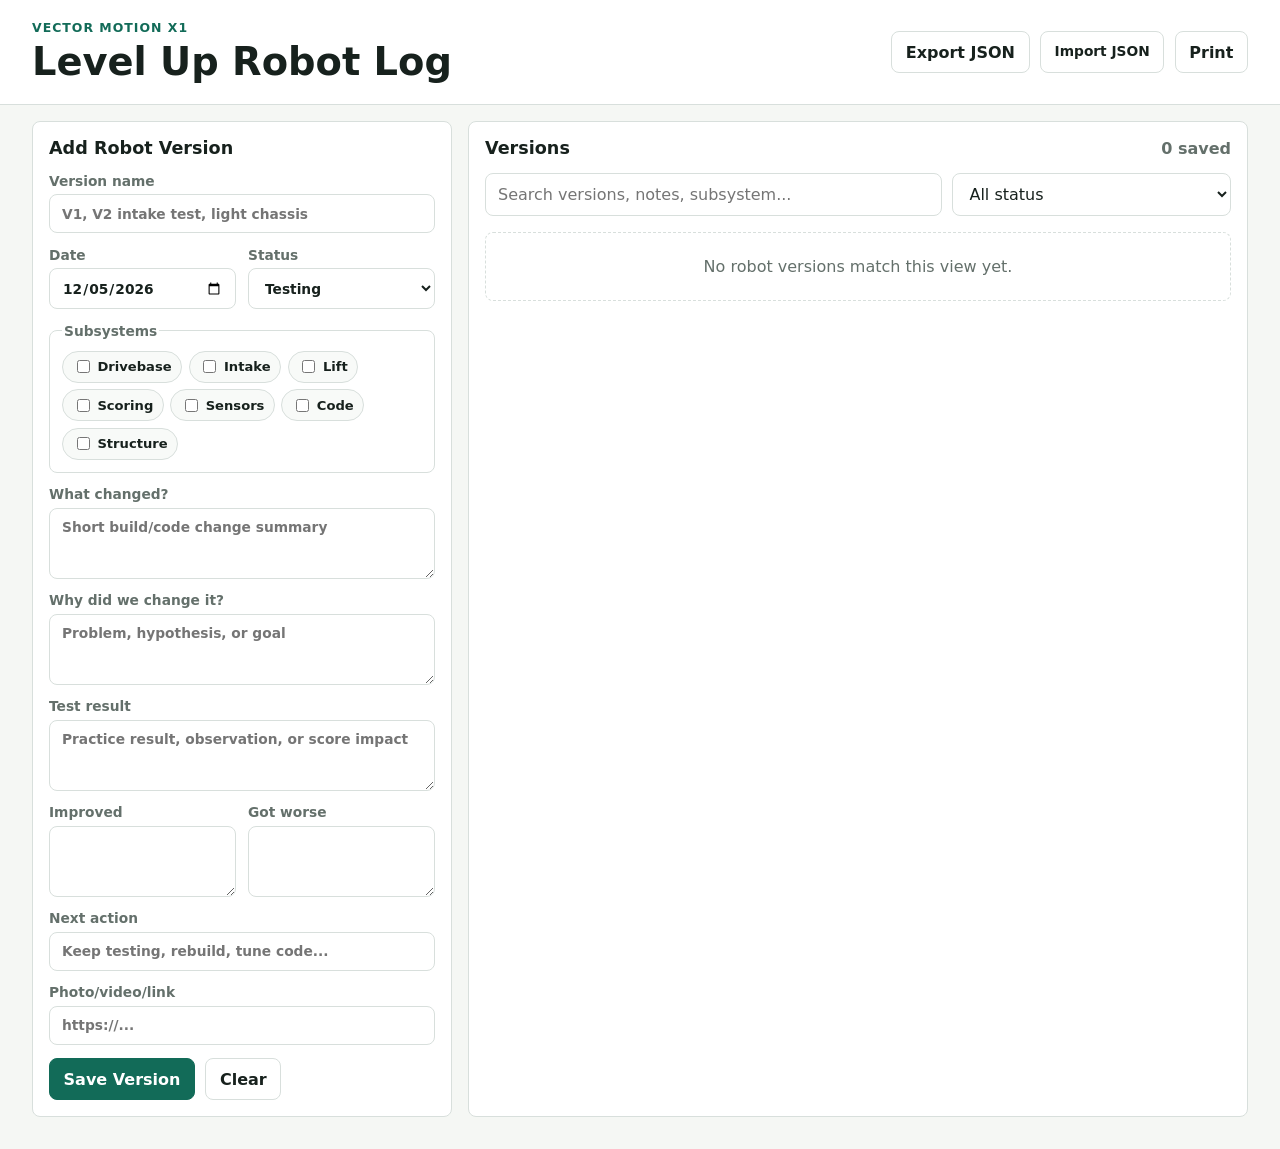
<file: tools/robot-log/index.html>
<!doctype html>
<html lang="en">
  <head>
    <meta charset="UTF-8" />
    <meta name="viewport" content="width=device-width, initial-scale=1.0" />
    <title>Level Up Robot Log</title>
    <link rel="stylesheet" href="styles.css" />
  </head>
  <body>
    <header class="topbar">
      <div>
        <p class="eyebrow">Vector Motion X1</p>
        <h1>Level Up Robot Log</h1>
      </div>
      <div class="actions">
        <button id="exportButton" type="button">Export JSON</button>
        <label class="import-button">
          Import JSON
          <input id="importInput" type="file" accept="application/json" />
        </label>
        <button id="printButton" type="button">Print</button>
      </div>
    </header>

    <main class="layout">
      <section class="panel form-panel" aria-labelledby="formTitle">
        <h2 id="formTitle">Add Robot Version</h2>
        <form id="versionForm">
          <input type="hidden" id="versionId" />

          <label>
            Version name
            <input id="name" required placeholder="V1, V2 intake test, light chassis" />
          </label>

          <div class="split">
            <label>
              Date
              <input id="date" type="date" required />
            </label>
            <label>
              Status
              <select id="status">
                <option>Testing</option>
                <option>Keep</option>
                <option>Retired</option>
                <option>Idea</option>
              </select>
            </label>
          </div>

          <fieldset>
            <legend>Subsystems</legend>
            <div class="chips" id="subsystems"></div>
          </fieldset>

          <label>
            What changed?
            <textarea id="summary" required rows="3" placeholder="Short build/code change summary"></textarea>
          </label>

          <label>
            Why did we change it?
            <textarea id="reason" rows="3" placeholder="Problem, hypothesis, or goal"></textarea>
          </label>

          <label>
            Test result
            <textarea id="testResult" rows="3" placeholder="Practice result, observation, or score impact"></textarea>
          </label>

          <div class="split">
            <label>
              Improved
              <textarea id="improved" rows="3"></textarea>
            </label>
            <label>
              Got worse
              <textarea id="worse" rows="3"></textarea>
            </label>
          </div>

          <label>
            Next action
            <input id="nextAction" placeholder="Keep testing, rebuild, tune code..." />
          </label>

          <label>
            Photo/video/link
            <input id="mediaLink" type="url" placeholder="https://..." />
          </label>

          <div class="form-actions">
            <button class="primary" type="submit">Save Version</button>
            <button id="resetButton" type="button">Clear</button>
          </div>
        </form>
      </section>

      <section class="panel" aria-labelledby="listTitle">
        <div class="section-heading">
          <h2 id="listTitle">Versions</h2>
          <span id="versionCount">0 saved</span>
        </div>
        <div class="filters">
          <input id="searchInput" placeholder="Search versions, notes, subsystem..." />
          <select id="statusFilter">
            <option value="all">All status</option>
            <option>Testing</option>
            <option>Keep</option>
            <option>Retired</option>
            <option>Idea</option>
          </select>
        </div>
        <div id="versionList" class="version-list"></div>
      </section>
    </main>

    <template id="versionCardTemplate">
      <article class="version-card">
        <div class="card-head">
          <div>
            <h3></h3>
            <p class="meta"></p>
          </div>
          <span class="status-pill"></span>
        </div>
        <p class="summary"></p>
        <div class="tag-row"></div>
        <div class="next-action"></div>
        <div class="card-actions">
          <button class="edit" type="button">Edit</button>
          <button class="delete" type="button">Delete</button>
        </div>
      </article>
    </template>

    <script src="app.js"></script>
  </body>
</html>
</file>
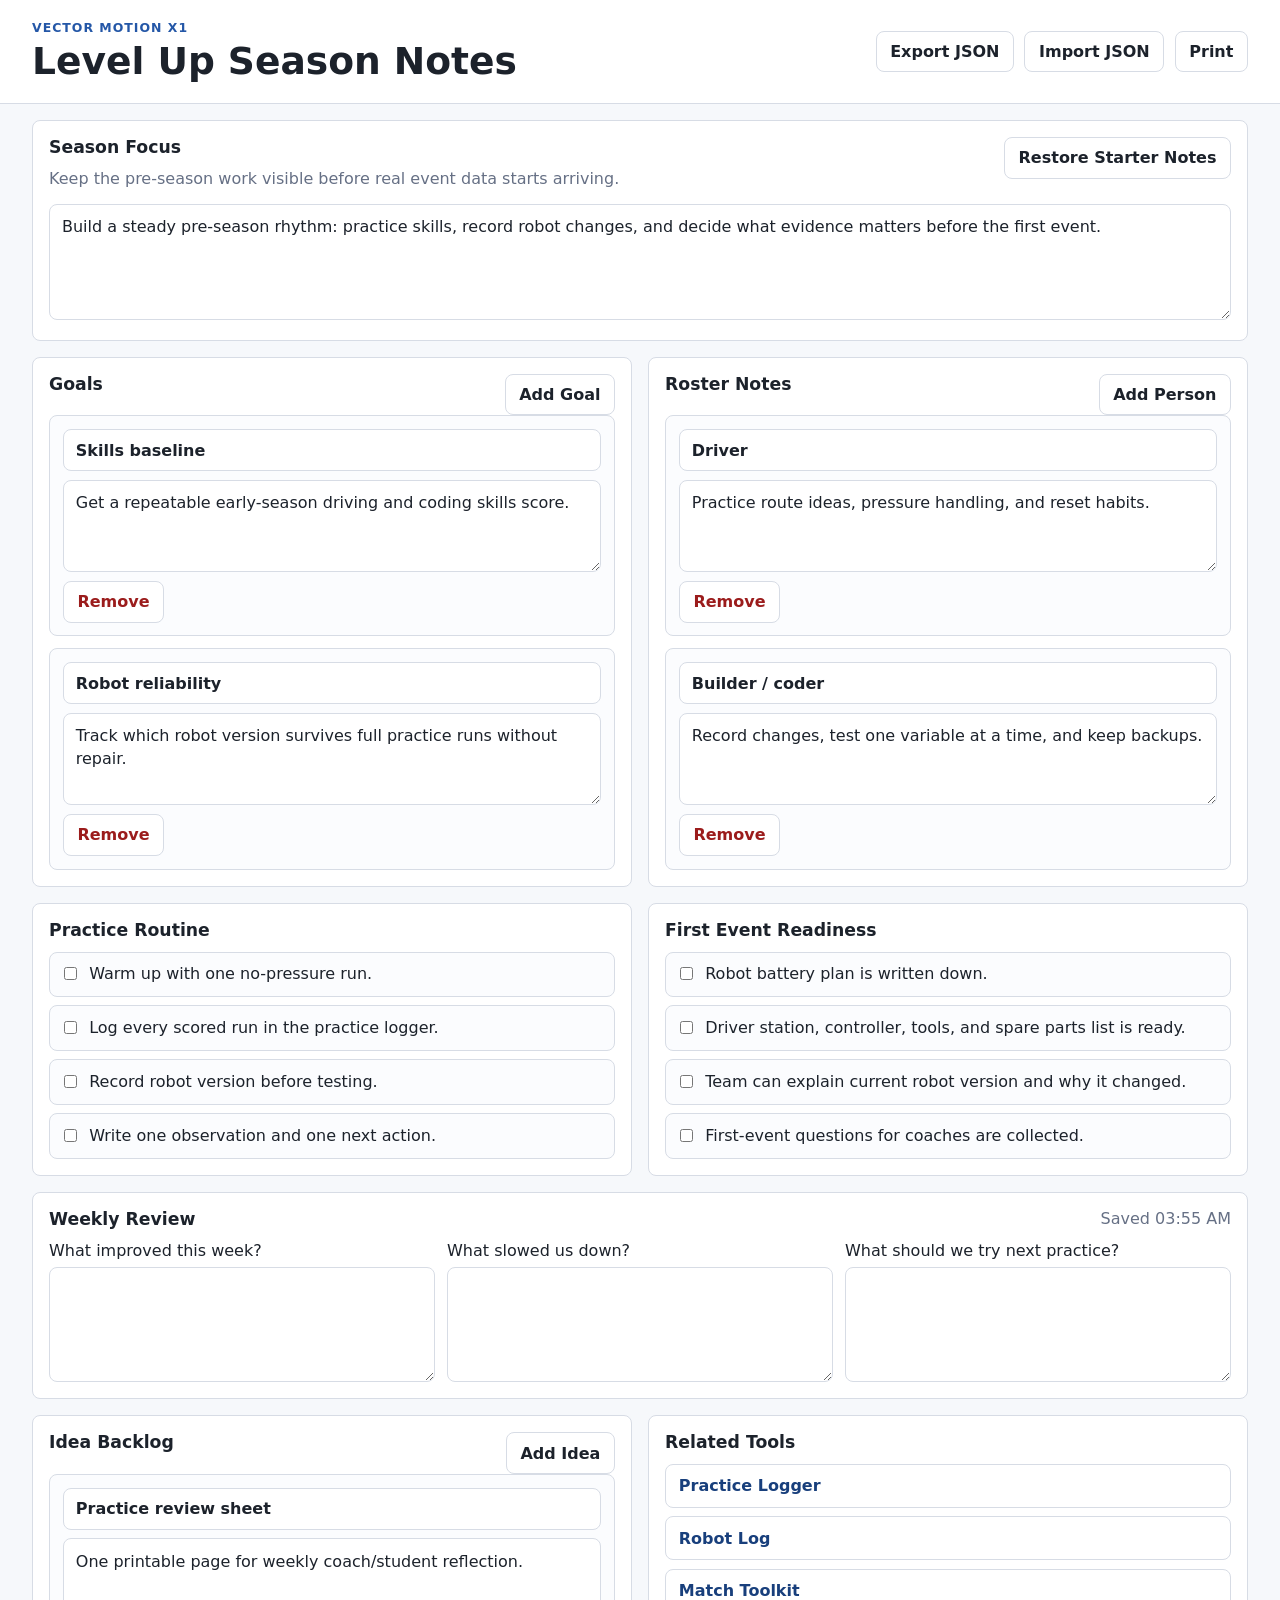
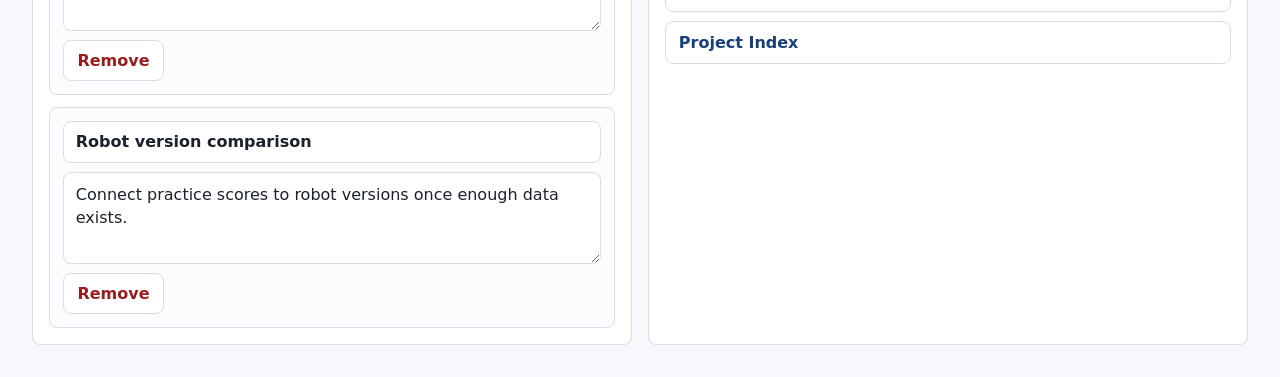
<file: tools/season-notes/index.html>
<!doctype html>
<html lang="en">
  <head>
    <meta charset="UTF-8" />
    <meta name="viewport" content="width=device-width, initial-scale=1.0" />
    <title>Level Up Season Notes</title>
    <link rel="stylesheet" href="styles.css" />
  </head>
  <body>
    <header class="topbar">
      <div>
        <p class="eyebrow">Vector Motion X1</p>
        <h1>Level Up Season Notes</h1>
      </div>
      <div class="actions">
        <button id="exportButton" type="button">Export JSON</button>
        <label class="import-button">
          Import JSON
          <input id="importInput" type="file" accept="application/json" />
        </label>
        <button id="printButton" type="button">Print</button>
      </div>
    </header>

    <main class="shell">
      <section class="panel full">
        <div class="section-heading">
          <div>
            <h2>Season Focus</h2>
            <p>Keep the pre-season work visible before real event data starts arriving.</p>
          </div>
          <button id="resetDemoButton" type="button">Restore Starter Notes</button>
        </div>
        <textarea id="seasonFocus" rows="4"></textarea>
      </section>

      <section class="panel">
        <div class="section-heading">
          <h2>Goals</h2>
          <button data-add="goals" type="button">Add Goal</button>
        </div>
        <div id="goals" class="stack"></div>
      </section>

      <section class="panel">
        <div class="section-heading">
          <h2>Roster Notes</h2>
          <button data-add="roster" type="button">Add Person</button>
        </div>
        <div id="roster" class="stack"></div>
      </section>

      <section class="panel">
        <h2>Practice Routine</h2>
        <div id="practiceChecklist" class="checklist"></div>
      </section>

      <section class="panel">
        <h2>First Event Readiness</h2>
        <div id="readinessChecklist" class="checklist"></div>
      </section>

      <section class="panel full">
        <div class="section-heading">
          <h2>Weekly Review</h2>
          <span id="savedStatus">Saved locally</span>
        </div>
        <div id="weeklyReview" class="review-grid"></div>
      </section>

      <section class="panel">
        <div class="section-heading">
          <h2>Idea Backlog</h2>
          <button data-add="ideas" type="button">Add Idea</button>
        </div>
        <div id="ideas" class="stack"></div>
      </section>

      <section class="panel">
        <h2>Related Tools</h2>
        <div class="links">
          <a href="/tools/practice-logger/">Practice Logger</a>
          <a href="/tools/robot-log/">Robot Log</a>
          <a href="/level-up-toolkit/">Match Toolkit</a>
          <a href="/">Project Index</a>
        </div>
      </section>
    </main>

    <template id="noteTemplate">
      <article class="note">
        <input class="title" />
        <textarea class="body" rows="3"></textarea>
        <button class="remove" type="button">Remove</button>
      </article>
    </template>

    <script src="app.js"></script>
  </body>
</html>
</file>
<file: tools/practice-logger/assets/index-1zqWPSuT.css>
:root{color:#111827;font-synthesis:none;text-rendering:optimizelegibility;-webkit-font-smoothing:antialiased;-moz-osx-font-smoothing:grayscale;background:#f6f8fb;font-family:Inter,ui-sans-serif,system-ui,-apple-system,BlinkMacSystemFont,Segoe UI,sans-serif}*{box-sizing:border-box}body{min-width:320px;min-height:100vh;margin:0}button,input,select,textarea{font:inherit}button{transition:transform .15s,box-shadow .15s,background-color .15s}button:hover,.file-import:hover{transform:translateY(-1px)}button:active,.file-import:active{transform:translateY(0)}.app-shell{background:#f6f8fb;grid-template-columns:300px minmax(0,1fr);min-height:100vh;display:grid}.auth-shell{background:#f6f8fb;place-items:center;min-height:100vh;padding:24px;display:grid}.auth-card{background:#fff;border:1px solid #d9e1ec;border-radius:8px;gap:18px;width:min(520px,100%);padding:24px;display:grid;box-shadow:0 16px 45px #0f172a14}.auth-brand h1{color:#111827;font-size:24px}.auth-copy{color:#475569;margin:0}.magic-link-form,.setup-steps{gap:12px;display:grid}.setup-steps{color:#334155;background:#f8fafc;border-radius:8px;padding:14px;font-weight:800}.loading-card{text-align:center;place-items:center}.loading-card h1{color:#111827;margin:0;font-size:22px}.sidebar{color:#f8fafc;background:#132238;flex-direction:column;gap:22px;height:100vh;padding:24px;display:flex;position:sticky;top:0}.brand{align-items:center;gap:14px;display:flex}.brand-mark{color:#132238;background:#f9c846;border-radius:8px;flex:none;place-items:center;width:54px;height:54px;font-weight:900;display:grid}.brand h1,.topbar h2,.toolbar-panel h3,.panel h3,.empty-state h3{margin:0}.brand h1{color:#fff;font-size:19px;line-height:1.15}.eyebrow{color:#64748b;letter-spacing:0;text-transform:uppercase;margin:0 0 4px;font-size:12px;font-weight:800}.sidebar .eyebrow{color:#a8b6cb}.nav-list{gap:8px;display:grid}.nav-button,.icon-text,.icon-button,.file-import{font:inherit;cursor:pointer;border:0}.nav-button{color:#dce6f5;text-align:left;background:0 0;border-radius:8px;align-items:center;gap:10px;min-height:44px;padding:10px 12px;display:flex}.nav-button span,.icon-text span{justify-content:center;align-items:center;min-width:0;line-height:1;display:inline-flex}.nav-button svg,.icon-text svg,.icon-button svg,.panel-header svg,.empty-state svg,.file-import svg{flex:none;width:18px;height:18px}.nav-button:hover,.nav-button.active{color:#fff;background:#203653}.content{min-width:0;padding:24px}.topbar,.toolbar-panel,.panel-header,.modal-header{justify-content:space-between;align-items:center;gap:16px;display:flex}.topbar{margin-bottom:20px}.topbar h2{color:#111827;font-size:30px;line-height:1.1}.topbar-actions,.timer-actions,.row-actions{align-items:center;gap:8px;display:flex}.save-state{color:#166534;background:#dcfce7;border-radius:8px;justify-content:center;align-items:center;min-height:42px;padding:8px 12px;font-size:13px;font-weight:900;display:inline-flex}.save-state.saving{color:#854d0e;background:#fef3c7}.save-state.error{color:#b91c1c;background:#fee2e2}.error-banner{color:#991b1b;background:#fef2f2;border:1px solid #fecaca;border-radius:8px;margin-bottom:16px;padding:12px 14px;font-weight:800}.view-grid,.settings-layout,.strategy-layout{gap:16px;display:grid}.strategy-layout,.settings-layout{grid-template-columns:minmax(0,1.2fr) minmax(320px,.8fr);align-items:start}.settings-layout .compliance-card{grid-column:1/-1}.run-layout{grid-template-columns:minmax(280px,.8fr) minmax(360px,1.2fr);align-items:start;gap:16px;display:grid}.toolbar-panel,.panel,.empty-state,.timer-panel,.metric-card,.compliance-card{background:#fff;border:1px solid #d9e1ec;border-radius:8px;box-shadow:0 16px 45px #0f172a0f}.toolbar-panel,.panel,.empty-state,.timer-panel,.compliance-card{padding:18px}.toolbar-panel h3,.panel-header h3{color:#111827;font-size:18px}.panel-header{color:#2563eb;justify-content:flex-start;margin-bottom:16px}.metric-grid{grid-template-columns:repeat(5,minmax(120px,1fr));gap:12px;display:grid}.metric-card{padding:16px}.metric-card p{color:#64748b;margin:0 0 8px;font-size:13px;font-weight:700}.metric-card strong{color:#111827;font-size:30px;line-height:1;display:block}.scoring-guide,.score-builder{background:#fff;border:1px solid #d9e1ec;border-radius:8px;gap:14px;display:grid}.scoring-guide{grid-template-columns:minmax(0,1fr) auto;align-items:center;padding:16px 18px}.scoring-guide h3{color:#111827;margin:0;font-size:17px}.scoring-values{flex-wrap:wrap;justify-content:flex-end;gap:8px;display:flex}.scoring-values span{color:#132238;background:#f9c846;border-radius:8px;padding:7px 10px;font-size:13px;font-weight:900}.score-builder{background:#f8fbff;padding:14px}.score-builder strong{color:#111827;font-size:44px;line-height:1;display:block}.score-builder span,.score-input-grid span,.helper-text{color:#64748b;font-size:12px;font-weight:700}.score-input-grid{grid-template-columns:repeat(5,minmax(0,1fr));gap:10px;display:grid}.score-input-grid input{text-align:center;font-weight:900}.warning-text{color:#b45309;margin:0;font-weight:900}.helper-text{margin:0}.two-column,.checklist-grid{grid-template-columns:repeat(2,minmax(0,1fr));gap:16px;display:grid}.filters{flex-wrap:wrap;gap:10px;display:flex}label,fieldset{color:#334155;gap:7px;font-size:13px;font-weight:800;display:grid}fieldset{border:0;min-width:0;margin:0;padding:0}legend{margin-bottom:8px}input,select,textarea{box-sizing:border-box;color:#111827;width:100%;font:inherit;background:#fff;border:1px solid #cbd5e1;border-radius:8px;padding:11px 12px}textarea{resize:vertical;min-height:118px}input:focus,select:focus,textarea:focus,button:focus-visible,.file-import:focus-within{outline-offset:2px;outline:3px solid #2563eb38}.icon-text,.file-import{white-space:nowrap;text-align:center;border-radius:8px;justify-content:center;align-items:center;gap:8px;min-width:104px;min-height:42px;padding:10px 14px;font-weight:800;line-height:1;display:inline-flex}.primary{color:#fff;background:#2563eb}.ghost{color:#1e3a8a;background:#e8f0ff}.danger{color:#b91c1c;background:#fee2e2}.wide{width:100%}.icon-button{color:#334155;background:#f1f5f9;border-radius:8px;place-items:center;width:38px;height:38px;display:grid}.timer-panel{gap:16px;display:grid}.timer-face{color:#101827;background:#f9c846;border-radius:8px;place-items:center;min-height:148px;font-size:clamp(60px,10vw,104px);font-weight:900;line-height:1;display:grid}.driver-phase{color:#1e3a8a;background:#eff6ff;border:1px solid #bfdbfe;border-radius:8px;justify-content:space-between;align-items:center;gap:12px;padding:12px 14px;display:flex}.driver-phase strong{font-size:18px}.driver-phase span{color:#475569;font-size:13px;font-weight:800}.driver-phase.second-driver{color:#854d0e;background:#fffbeb;border-color:#fde68a}.field-mini,.field-board{background-color:#eef6ff;background-image:linear-gradient(90deg,#2563eb1f 1px,#0000 1px),linear-gradient(#2563eb1f 1px,#0000 1px),none;background-position:0 0,0 0,0 0;background-repeat:repeat,repeat,repeat;background-size:42px 42px;background-attachment:scroll,scroll,scroll;background-origin:padding-box,padding-box,padding-box;background-clip:border-box,border-box,border-box;border:2px solid #203653;border-radius:8px;min-height:250px;position:relative;overflow:hidden}.field-mini{min-height:210px}.field-zone,.field-label,.bean-bag{color:#102033;border-radius:8px;place-items:center;font-size:13px;font-weight:900;display:grid;position:absolute}.field-zone.floor,.field-label.floor{background:#c7f0d8;width:32%;height:34%;inset:15px auto auto 16px}.field-zone.l1,.field-label.l1{background:#fde68a;width:22%;height:18%;bottom:18px;right:18px}.field-zone.l2,.field-label.l2{background:#bfdbfe;width:26%;height:18%;bottom:27%;right:18px}.field-zone.l3,.field-label.l3{background:#ddd6fe;width:30%;height:18%;bottom:49%;right:18px}.field-zone.l4,.field-label.l4{background:#fecaca;width:34%;height:18%;top:16px;right:18px}.bean-bag{color:#854d0e;background:#fed7aa;width:34%;height:16%;bottom:18%;left:20%}.field-label.start-a,.field-label.start-b{color:#fff;background:#203653;width:22%;height:15%;left:10%}.field-label.start-a{bottom:12%}.field-label.start-b{top:42%}.form-panel,.strategy-form{gap:16px;display:grid}.quick-presets{flex-wrap:wrap;gap:8px;display:flex}.quick-presets button{color:#334155;cursor:pointer;background:#f8fafc;border:1px solid #cbd5e1;border-radius:8px;min-height:36px;padding:0 12px;font-weight:900}.quick-presets button:hover{color:#1d4ed8;border-color:#2563eb}.form-grid{grid-template-columns:repeat(2,minmax(0,1fr));gap:14px;display:grid}.tag-grid{flex-wrap:wrap;gap:8px;display:flex}.check-pill{color:#334155;background:#f8fafc;border:1px solid #cbd5e1;border-radius:8px;align-items:center;gap:8px;width:auto;padding:8px 10px;display:inline-flex}.check-pill input,.check-row input{width:auto}.run-list,.note-list,.check-list,.button-stack{gap:10px;display:grid}.run-card,.note-card,.check-row{background:#fbfdff;border:1px solid #e2e8f0;border-radius:8px;align-items:flex-start;gap:12px;padding:14px;display:flex}.run-score{color:#fff;background:#132238;border-radius:8px;flex:none;place-items:center;width:56px;height:56px;font-size:22px;font-weight:900;display:grid}.run-main{flex:auto;min-width:0}.run-title{flex-wrap:wrap;justify-content:space-between;align-items:baseline;gap:8px;display:flex}.run-title h4,.note-card h4{color:#111827;margin:0}.run-title span,.note-card span{color:#64748b;font-size:12px}.run-main p,.note-card p,.muted{color:#64748b;margin:6px 0 0}.run-notes{color:#334155}.run-breakdown{font-size:13px;font-weight:800}.tag-row{flex-wrap:wrap;gap:6px;margin-top:10px;display:flex}.tag-row span{color:#1e3a8a;background:#dbeafe;border-radius:999px;padding:4px 8px;font-size:12px;font-weight:800}.score-chart{align-items:end;gap:10px;height:240px;padding-top:12px;display:flex}.score-bar-wrap{color:#64748b;text-align:center;flex:1 1 0;grid-template-rows:1fr auto;align-items:end;gap:7px;min-width:18px;height:100%;font-size:12px;display:grid}.score-bar{background:#2563eb;border-radius:8px 8px 3px 3px;width:100%;min-height:8px}.tag-chart{gap:12px;display:grid}.version-grid{grid-template-columns:repeat(3,minmax(0,1fr));gap:12px;display:grid}.version-card{background:#f8fafc;border:1px solid #e2e8f0;border-radius:8px;gap:12px;padding:14px;display:grid}.version-card h4,.version-card p{margin:0}.version-card h4{color:#111827;font-size:16px}.version-card span,.version-card p{color:#64748b;font-size:13px}.version-metrics{grid-template-columns:auto 1fr auto 1fr;align-items:baseline;gap:6px;display:grid}.version-metrics strong{color:#0f172a;font-size:24px}.tag-bar-row{color:#334155;grid-template-columns:112px minmax(0,1fr) 28px;align-items:center;gap:10px;font-size:13px;font-weight:800;display:grid}.tag-bar-row div{background:#e2e8f0;border-radius:999px;height:12px;overflow:hidden}.tag-bar-row i{border-radius:inherit;background:#f59e0b;height:100%;display:block}.empty-state{text-align:center;place-items:center;gap:12px;min-height:240px;display:grid}.empty-icon{color:#2563eb;place-items:center;width:42px;height:42px;display:grid}.empty-icon svg{width:34px;height:34px}.empty-action{min-width:140px;min-height:54px;padding-inline:22px}.empty-state p{color:#64748b;max-width:460px;margin:0}.check-row{color:#334155;align-items:center;font-weight:800}.check-row.done{color:#166534;background:#ecfdf3}.note-card{justify-content:space-between}.compliance-card{color:#334155;background:#fffbeb;border-color:#fde68a}.sidebar .compliance-card{color:#132238;box-shadow:none}.compliance-card p{margin:0;font-weight:800}.compliance-card ul{margin:12px 0 0;padding-left:18px}.modal-backdrop{z-index:20;background:#0f172a80;place-items:center;padding:20px;display:grid;position:fixed;inset:0}.modal{width:min(720px,100%);max-height:min(90vh,780px);overflow:auto}.file-import{color:#1e3a8a;background:#e8f0ff;position:relative}.file-import input{opacity:0;cursor:pointer;position:absolute;inset:0}.error-text{color:#b91c1c;margin:0;font-weight:800}.success-text{color:#166534;margin:0;font-weight:800}@media (width<=1080px){.app-shell{grid-template-columns:1fr}.sidebar{height:auto;padding:16px;position:static}.nav-list{grid-template-columns:repeat(3,minmax(0,1fr))}.sidebar .compliance-card{display:none}.metric-grid{grid-template-columns:repeat(3,minmax(0,1fr))}}@media (width<=760px){.content{padding:14px}.topbar,.toolbar-panel{flex-direction:column;align-items:stretch}.topbar-actions,.filters,.timer-actions{width:100%}.topbar-actions .icon-text,.timer-actions .icon-text,.filters label{flex:1 1 0}.nav-list,.metric-grid,.version-grid,.two-column,.checklist-grid,.run-layout,.strategy-layout,.settings-layout,.form-grid,.scoring-guide,.score-input-grid{grid-template-columns:1fr}.scoring-values{justify-content:flex-start}.nav-button{justify-content:center}.run-card{grid-template-columns:auto minmax(0,1fr);display:grid}.row-actions{grid-column:1/-1;justify-content:flex-end}}@media (width<=480px){.brand{align-items:flex-start}.brand h1{font-size:17px}.topbar h2{font-size:24px}.nav-list{grid-template-columns:repeat(2,minmax(0,1fr))}.nav-button{padding:9px;font-size:14px}.tag-bar-row{grid-template-columns:96px minmax(0,1fr) 24px}}
</file>
<file: tools/robot-log/styles.css>
:root {
  color-scheme: light;
  --ink: #17211d;
  --muted: #64706b;
  --line: #d8dfdc;
  --panel: #ffffff;
  --page: #f5f7f4;
  --accent: #126b58;
  --accent-dark: #0d4f42;
  --warn: #a45019;
  font-family: Inter, ui-sans-serif, system-ui, -apple-system, BlinkMacSystemFont, "Segoe UI", sans-serif;
}

* {
  box-sizing: border-box;
}

body {
  margin: 0;
  color: var(--ink);
  background: var(--page);
}

button,
input,
select,
textarea {
  font: inherit;
}

button,
.import-button {
  border: 1px solid var(--line);
  border-radius: 8px;
  background: #fff;
  color: var(--ink);
  cursor: pointer;
  padding: 0.65rem 0.85rem;
  font-weight: 700;
}

button:hover,
.import-button:hover {
  border-color: var(--accent);
}

.primary {
  background: var(--accent);
  border-color: var(--accent);
  color: #fff;
}

.primary:hover {
  background: var(--accent-dark);
}

.topbar {
  display: flex;
  justify-content: space-between;
  gap: 1rem;
  align-items: center;
  padding: 1.25rem clamp(1rem, 4vw, 2rem);
  border-bottom: 1px solid var(--line);
  background: #ffffff;
}

h1,
h2,
h3,
p {
  margin-top: 0;
}

h1 {
  margin-bottom: 0;
  font-size: clamp(1.6rem, 4vw, 2.4rem);
}

h2 {
  font-size: 1.1rem;
}

.eyebrow {
  margin-bottom: 0.25rem;
  color: var(--accent);
  font-size: 0.78rem;
  font-weight: 800;
  letter-spacing: 0.08em;
  text-transform: uppercase;
}

.actions,
.form-actions,
.filters {
  display: flex;
  gap: 0.65rem;
  flex-wrap: wrap;
}

.import-button input {
  display: none;
}

.layout {
  display: grid;
  grid-template-columns: minmax(300px, 420px) 1fr;
  gap: 1rem;
  padding: 1rem clamp(1rem, 4vw, 2rem) 2rem;
}

.panel {
  background: var(--panel);
  border: 1px solid var(--line);
  border-radius: 8px;
  padding: 1rem;
}

label {
  display: grid;
  gap: 0.35rem;
  color: var(--muted);
  font-size: 0.86rem;
  font-weight: 700;
}

input,
select,
textarea {
  width: 100%;
  border: 1px solid var(--line);
  border-radius: 8px;
  padding: 0.65rem 0.75rem;
  color: var(--ink);
  background: #fff;
}

textarea {
  resize: vertical;
}

form {
  display: grid;
  gap: 0.85rem;
}

.split {
  display: grid;
  grid-template-columns: 1fr 1fr;
  gap: 0.75rem;
}

fieldset {
  border: 1px solid var(--line);
  border-radius: 8px;
  margin: 0;
  padding: 0.75rem;
}

legend {
  color: var(--muted);
  font-size: 0.86rem;
  font-weight: 700;
}

.chips,
.tag-row {
  display: flex;
  flex-wrap: wrap;
  gap: 0.4rem;
}

.chip {
  display: inline-flex;
  align-items: center;
  gap: 0.3rem;
  border: 1px solid var(--line);
  border-radius: 999px;
  padding: 0.35rem 0.6rem;
  background: #f8faf8;
  color: var(--ink);
  font-size: 0.82rem;
  font-weight: 700;
}

.chip input {
  width: auto;
}

.section-heading {
  display: flex;
  justify-content: space-between;
  gap: 1rem;
  align-items: baseline;
}

.section-heading span {
  color: var(--muted);
  font-weight: 700;
}

.filters {
  margin-bottom: 1rem;
}

.filters input {
  flex: 2 1 220px;
}

.filters select {
  flex: 1 1 160px;
}

.version-list {
  display: grid;
  gap: 0.75rem;
}

.version-card {
  border: 1px solid var(--line);
  border-radius: 8px;
  padding: 0.95rem;
  background: #fff;
}

.card-head {
  display: flex;
  justify-content: space-between;
  gap: 1rem;
  align-items: start;
}

.version-card h3 {
  margin-bottom: 0.15rem;
}

.meta,
.summary {
  color: var(--muted);
}

.summary {
  line-height: 1.45;
}

.status-pill {
  border-radius: 999px;
  padding: 0.3rem 0.55rem;
  background: #e6f4ef;
  color: var(--accent-dark);
  font-size: 0.78rem;
  font-weight: 800;
}

.next-action {
  margin-top: 0.7rem;
  padding: 0.65rem;
  border-left: 3px solid var(--warn);
  background: #fff7ed;
  color: #6f3412;
  border-radius: 4px;
}

.card-actions {
  display: flex;
  gap: 0.5rem;
  margin-top: 0.85rem;
}

.delete {
  color: #9b1c1c;
}

.empty {
  border: 1px dashed var(--line);
  border-radius: 8px;
  padding: 1.5rem;
  color: var(--muted);
  text-align: center;
}

@media (max-width: 860px) {
  .topbar,
  .layout {
    grid-template-columns: 1fr;
  }

  .topbar {
    align-items: stretch;
  }

  .layout {
    display: grid;
  }

  .split {
    grid-template-columns: 1fr;
  }
}

@media print {
  .actions,
  .form-panel,
  .filters,
  .card-actions {
    display: none;
  }

  body {
    background: #fff;
  }

  .layout {
    display: block;
    padding: 0;
  }

  .panel,
  .version-card {
    border-color: #bbb;
  }
}
</file>
<file: tools/season-notes/styles.css>
:root {
  color-scheme: light;
  --ink: #1c222b;
  --muted: #667085;
  --line: #d7dce5;
  --page: #f6f8fb;
  --panel: #ffffff;
  --accent: #2457a7;
  --accent-dark: #183f7c;
  --green: #2b7257;
  font-family: Inter, ui-sans-serif, system-ui, -apple-system, BlinkMacSystemFont, "Segoe UI", sans-serif;
}

* {
  box-sizing: border-box;
}

body {
  margin: 0;
  color: var(--ink);
  background: var(--page);
}

button,
input,
textarea {
  font: inherit;
}

button,
.import-button {
  border: 1px solid var(--line);
  border-radius: 8px;
  background: #fff;
  color: var(--ink);
  cursor: pointer;
  padding: 0.65rem 0.85rem;
  font-weight: 750;
}

button:hover,
.import-button:hover {
  border-color: var(--accent);
}

.topbar {
  display: flex;
  justify-content: space-between;
  gap: 1rem;
  align-items: center;
  padding: 1.25rem clamp(1rem, 4vw, 2rem);
  border-bottom: 1px solid var(--line);
  background: #fff;
}

h1,
h2,
p {
  margin-top: 0;
}

h1 {
  margin-bottom: 0;
  font-size: clamp(1.6rem, 4vw, 2.35rem);
}

h2 {
  margin-bottom: 0.75rem;
  font-size: 1.08rem;
}

.eyebrow {
  margin-bottom: 0.25rem;
  color: var(--accent);
  font-size: 0.78rem;
  font-weight: 850;
  letter-spacing: 0.08em;
  text-transform: uppercase;
}

.actions {
  display: flex;
  flex-wrap: wrap;
  gap: 0.65rem;
}

.import-button input {
  display: none;
}

.shell {
  display: grid;
  grid-template-columns: repeat(2, minmax(280px, 1fr));
  gap: 1rem;
  padding: 1rem clamp(1rem, 4vw, 2rem) 2rem;
}

.panel {
  border: 1px solid var(--line);
  border-radius: 8px;
  background: var(--panel);
  padding: 1rem;
}

.full {
  grid-column: 1 / -1;
}

.section-heading {
  display: flex;
  justify-content: space-between;
  gap: 1rem;
  align-items: start;
}

.section-heading p,
.section-heading span {
  color: var(--muted);
}

input,
textarea {
  width: 100%;
  border: 1px solid var(--line);
  border-radius: 8px;
  background: #fff;
  color: var(--ink);
  padding: 0.65rem 0.75rem;
}

textarea {
  resize: vertical;
  line-height: 1.45;
}

.stack {
  display: grid;
  gap: 0.75rem;
}

.note {
  display: grid;
  gap: 0.55rem;
  border: 1px solid var(--line);
  border-radius: 8px;
  padding: 0.8rem;
  background: #fbfcfe;
}

.note .title {
  font-weight: 800;
}

.remove {
  justify-self: start;
  color: #9b1c1c;
}

.checklist {
  display: grid;
  gap: 0.55rem;
}

.check {
  display: grid;
  grid-template-columns: auto 1fr;
  gap: 0.55rem;
  align-items: start;
  padding: 0.65rem;
  border: 1px solid var(--line);
  border-radius: 8px;
  background: #fbfcfe;
}

.check input {
  width: auto;
  margin-top: 0.25rem;
}

.check span {
  line-height: 1.4;
}

.check.done span {
  color: var(--green);
  text-decoration: line-through;
}

.review-grid {
  display: grid;
  grid-template-columns: repeat(3, minmax(180px, 1fr));
  gap: 0.75rem;
}

.review-card {
  display: grid;
  gap: 0.45rem;
}

.review-card label {
  color: var(--muted);
  font-weight: 750;
}

.links {
  display: grid;
  gap: 0.55rem;
}

.links a {
  border: 1px solid var(--line);
  border-radius: 8px;
  color: var(--accent-dark);
  padding: 0.7rem 0.8rem;
  text-decoration: none;
  font-weight: 800;
}

.links a:hover {
  border-color: var(--accent);
}

@media (max-width: 820px) {
  .topbar {
    align-items: stretch;
  }

  .topbar,
  .shell,
  .review-grid {
    grid-template-columns: 1fr;
  }

  .shell {
    display: grid;
  }
}

@media print {
  .actions,
  button,
  .remove {
    display: none;
  }

  body {
    background: #fff;
  }

  .shell {
    display: block;
    padding: 0;
  }

  .panel {
    break-inside: avoid;
    margin-bottom: 0.75rem;
  }
}
</file>
